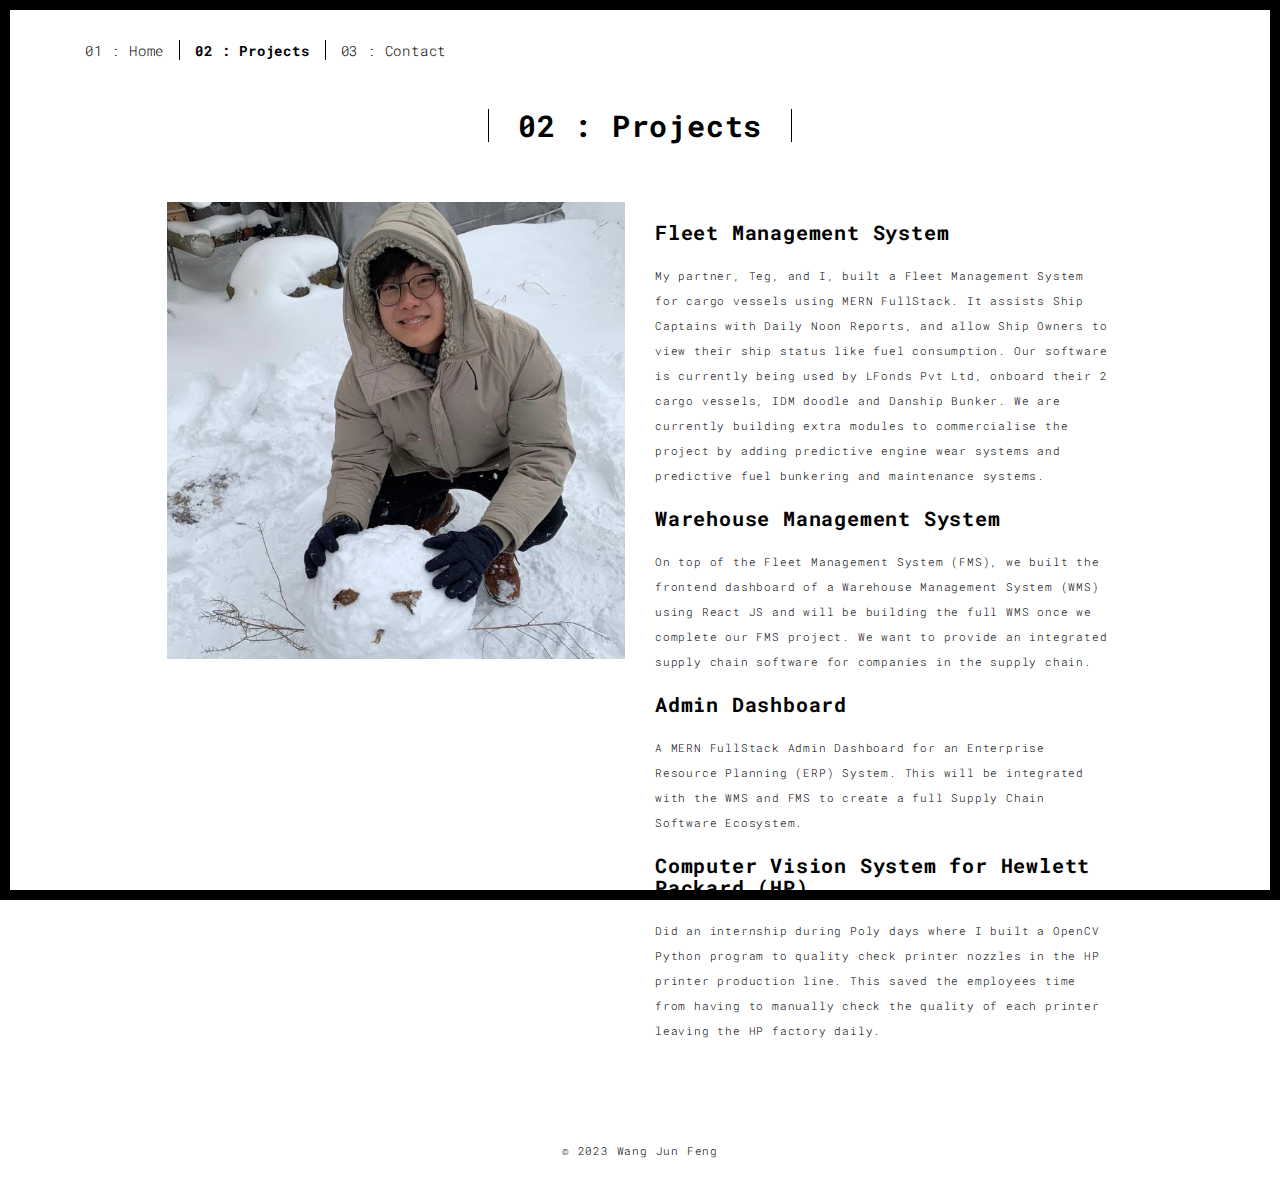
<file: about.html>
<!DOCTYPE html>
<html lang="en">

<head>
  <meta charset="UTF-8">
  <meta content="IE=edge" http-equiv="X-UA-Compatible">
  <meta content="width=device-width,initial-scale=1" name="viewport">
  <meta content="description" name="description">
  <meta name="google" content="notranslate" />
  <meta content="Mashup templates have been developped by Orson.io team" name="author">

  <!-- Disable tap highlight on IE -->
  <meta name="msapplication-tap-highlight" content="no">

  <link rel="apple-touch-icon" sizes="180x180" href="./assets/apple-icon-180x180.png">
  <link rel="icon" href="favicon.ico">

  <title>Jun Feng's Site</title>

<link href="./main.3f6952e4.css" rel="stylesheet"></head>

<body class="">
<div id="site-border-left"></div>
<div id="site-border-right"></div>
<div id="site-border-top"></div>
<div id="site-border-bottom"></div>
 <!-- Add your content of header -->
<header>
  <nav class="navbar  navbar-fixed-top navbar-default">
    <div class="container">
        <button type="button" class="navbar-toggle collapsed" data-toggle="collapse" data-target="#navbar-collapse" aria-expanded="false">
          <span class="sr-only">Toggle navigation</span>
          <span class="icon-bar"></span>
          <span class="icon-bar"></span>
          <span class="icon-bar"></span>
        </button>

      <div class="collapse navbar-collapse" id="navbar-collapse">
        <ul class="nav navbar-nav ">
          <li><a href="./index.html" title="">01 : Home</a></li>
          <!-- <li><a href="./works.html" title="">02 : Works</a></li> -->
          <li><a href="./about.html" title="">02 : Projects</a></li>
          <li><a href="./contact.html" title="">03 : Contact</a></li>
          <!-- <li><a href="./components.html" title="">04 : Components</a></li> -->
        </ul>


      </div>
    </div>
  </nav>
</header>

<div class="section-container">
    <div class="container">
      <div class="row">
        <div class="col-xs-12">
          <div class="section-container-spacer text-center">
            <h1 class="h2">02 : Projects</h1>
          </div>

          <div class="row">
            <div class="col-md-10 col-md-offset-1">
              <div class="row">
                <div class="col-xs-12 col-md-6">
                  <img src="./assets/images/profile1.JPG" class="img-responsive" alt="">
                </div>

                <div class="col-xs-12 col-md-6">
                  <h3>Fleet Management System</h3>
                  <p>My partner, Teg, and I, built a Fleet Management System for cargo vessels using MERN FullStack. It assists Ship Captains with Daily Noon Reports, and allow Ship Owners to view their ship status like fuel consumption. Our software is currently being used by LFonds Pvt Ltd, 
                    onboard their 2 cargo vessels, IDM doodle and Danship Bunker. We are currently building extra modules to commercialise the project by adding predictive engine wear systems
                    and predictive fuel bunkering and maintenance systems. 
                  </p>
                  <h3>Warehouse Management System</h3>
                  <p>On top of the Fleet Management System (FMS), we built the frontend dashboard of a Warehouse Management System (WMS) using React JS and will be building the full
                    WMS once we complete our FMS project. We want to provide an integrated supply chain software for companies in the supply chain. 
                  </p>
                  <h3>Admin Dashboard</h3>
                  <p>A MERN FullStack Admin Dashboard for an Enterprise Resource Planning (ERP) System. This will be integrated with the WMS and FMS to create a full Supply Chain Software Ecosystem.</h3>
                  <h3>Computer Vision System for Hewlett Packard (HP)</h3>
                  <p>Did an internship during Poly days where I built a OpenCV Python program to quality check printer nozzles in the HP printer production line. This saved the employees time
                    from having to manually check the quality of each printer leaving the HP factory daily. 
                  </p>
                </div>
              </div>
            </div>
          </div>


       </div>
      </div>
    </div>
  </div>


<footer class="footer-container text-center">
  <div class="container">
    <div class="row">
      <div class="col-xs-12">
        <p class="copyright">© 2023 Wang Jun Feng</p>
      </div>
    </div>
  </div>
</footer>

<script>
  document.addEventListener("DOMContentLoaded", function (event) {
     navActivePage();
  });
</script>

<!-- Google Analytics: change UA-XXXXX-X to be your site's ID

<script>
  (function (i, s, o, g, r, a, m) {
    i['GoogleAnalyticsObject'] = r; i[r] = i[r] || function () {
      (i[r].q = i[r].q || []).push(arguments)
    }, i[r].l = 1 * new Date(); a = s.createElement(o),
      m = s.getElementsByTagName(o)[0]; a.async = 1; a.src = g; m.parentNode.insertBefore(a, m)
  })(window, document, 'script', '//www.google-analytics.com/analytics.js', 'ga');
  ga('create', 'UA-XXXXX-X', 'auto');
  ga('send', 'pageview');
</script>

--> <script type="text/javascript" src="./main.70a66962.js"></script></body>

</html>
</file>
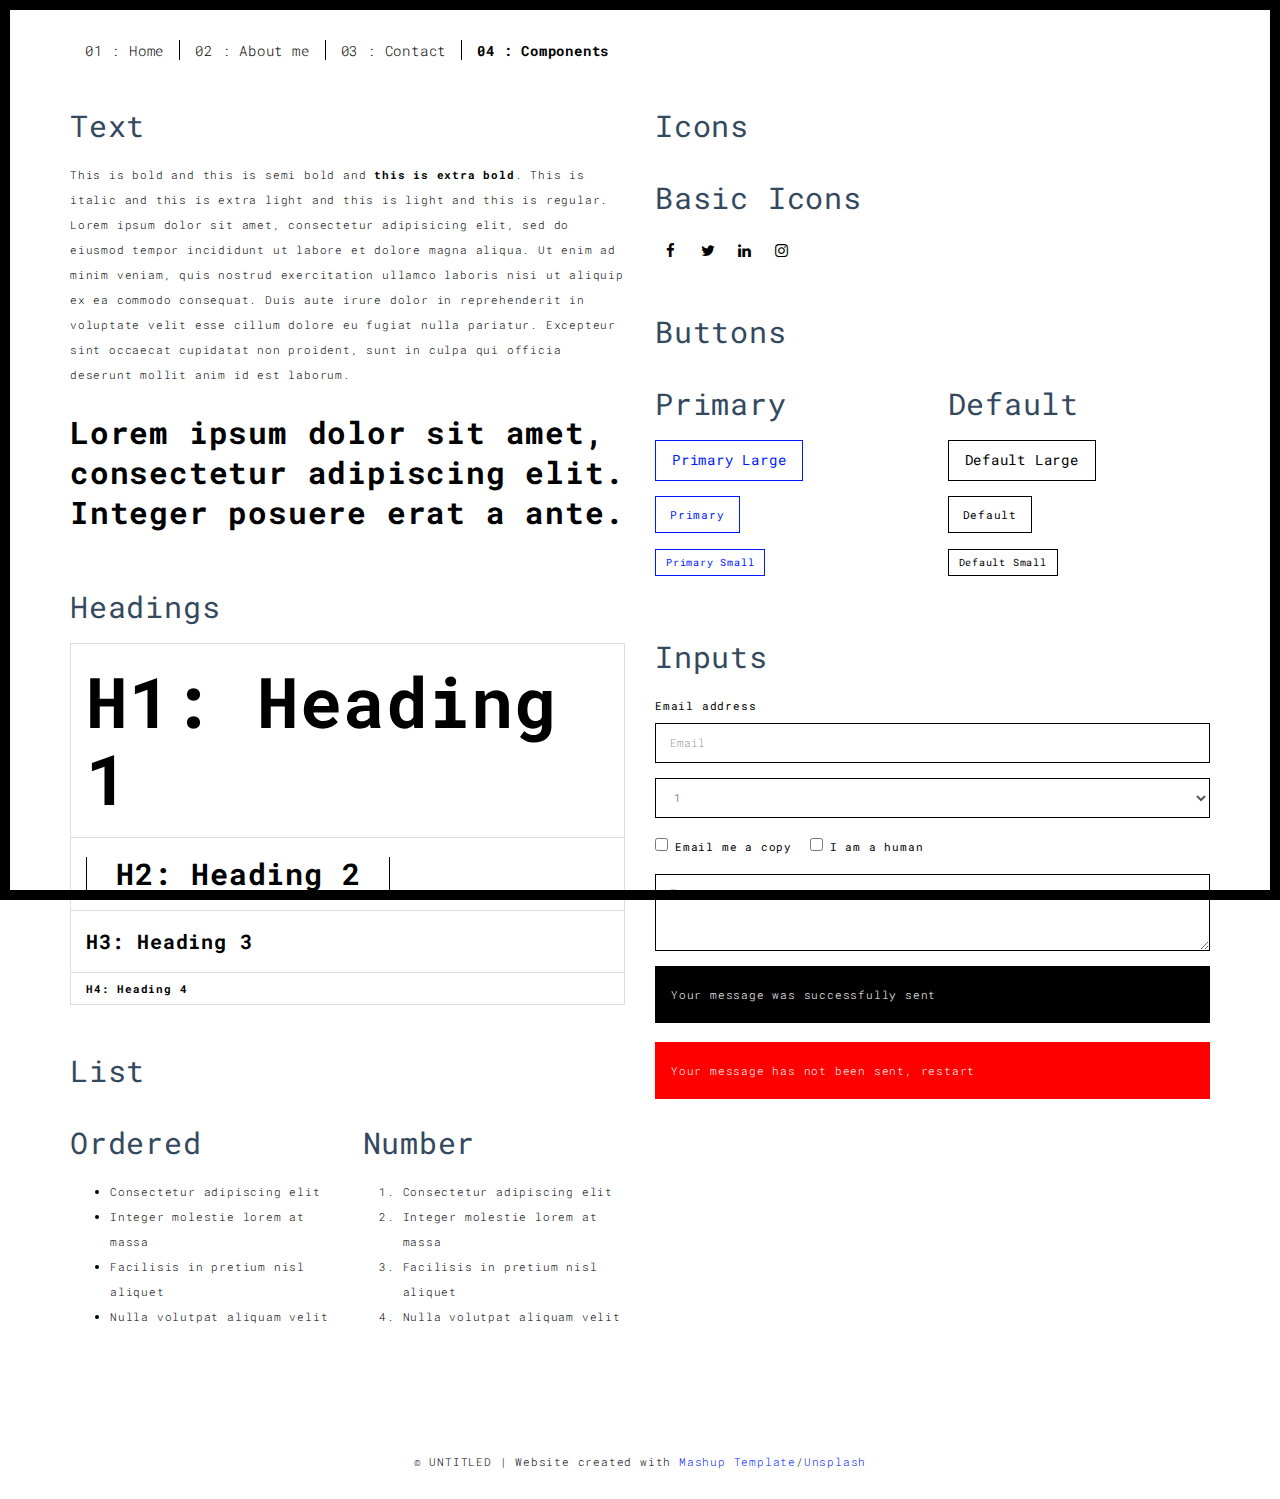
<file: components.html>
<!DOCTYPE html>
<html lang="en">

<head>
  <meta charset="UTF-8">
  <meta content="IE=edge" http-equiv="X-UA-Compatible">
  <meta content="width=device-width,initial-scale=1" name="viewport">
  <meta content="description" name="description">
  <meta name="google" content="notranslate" />
  <meta content="Mashup templates have been developped by Orson.io team" name="author">

  <!-- Disable tap highlight on IE -->
  <meta name="msapplication-tap-highlight" content="no">

  <link rel="apple-touch-icon" sizes="180x180" href="./assets/apple-icon-180x180.png">
  <link href="./assets/favicon.ico" rel="icon">

  <title>Title page</title>

<link href="./main.3f6952e4.css" rel="stylesheet"></head>

<body class="">
<div id="site-border-left"></div>
<div id="site-border-right"></div>
<div id="site-border-top"></div>
<div id="site-border-bottom"></div>
 <!-- Add your content of header -->
<header>
  <nav class="navbar  navbar-fixed-top navbar-default">
    <div class="container">
        <button type="button" class="navbar-toggle collapsed" data-toggle="collapse" data-target="#navbar-collapse" aria-expanded="false">
          <span class="sr-only">Toggle navigation</span>
          <span class="icon-bar"></span>
          <span class="icon-bar"></span>
          <span class="icon-bar"></span>
        </button>

      <div class="collapse navbar-collapse" id="navbar-collapse">
        <ul class="nav navbar-nav ">
          <li><a href="./index.html" title="">01 : Home</a></li>
          <!-- <li><a href="./works.html" title="">02 : Works</a></li> -->
          <li><a href="./about.html" title="">02 : About me</a></li>
          <li><a href="./contact.html" title="">03 : Contact</a></li>
          <li><a href="./components.html" title="">04 : Components</a></li>
        </ul>


      </div>
    </div>
  </nav>
</header>

<div class="section-container">

<!-- Add your site or app content here -->
  <div class="container">
    <div class="row">
      <div class="col-xs-12 col-md-6">

        <div class="template-example">
          <h2 class="template-title-example">Text</h2>
          <p>This is bold and this is semi bold and <b>this is extra bold</b>. This is italic and this is extra light and this is light
          and this is regular. Lorem ipsum dolor sit amet, consectetur adipisicing elit, sed do eiusmod
          tempor incididunt ut labore et dolore magna aliqua. Ut enim ad minim veniam,
          quis nostrud exercitation ullamco laboris nisi ut aliquip ex ea commodo
          consequat. Duis aute irure dolor in reprehenderit in voluptate velit esse
          cillum dolore eu fugiat nulla pariatur. Excepteur sint occaecat cupidatat non
          proident, sunt in culpa qui officia deserunt mollit anim id est laborum.

          <blockquote>
            <p>Lorem ipsum dolor sit amet, consectetur adipiscing elit. Integer posuere erat a ante.</p>
          </blockquote>

          </p>
        </div>

        <div class="template-example">
          <h2 class="template-title-example">Headings</h2>

          <table class="table table-bordered">
            <tr><td><h1>H1: Heading 1</h1></td></tr>
            <tr><td><h2>H2: Heading 2</h2></td></tr>
            <tr><td><h3>H3: Heading 3</h3></td></tr>
            <tr><td><h4>H4: Heading 4</h4></td></tr>
          </table>

        </div>


        <div class="template-example">
          <h2 class="template-title-example">List</h2>
          <div class="row">
            <div class="col-md-6">
              <h3 class="template-title-example">Ordered</h3>
              <ul>
                <li>Consectetur adipiscing elit</li>
                <li>Integer molestie lorem at massa</li>
                <li>Facilisis in pretium nisl aliquet</li>
                <li>Nulla volutpat aliquam velit</li>
              </ul>
            </div>
            <div class="col-md-6">
              <h3 class="template-title-example">Number</h3>
              <ol>
                <li>Consectetur adipiscing elit</li>
                <li>Integer molestie lorem at massa</li>
                <li>Facilisis in pretium nisl aliquet</li>
                <li>Nulla volutpat aliquam velit</li>
              </ol>
            </div>
          </div>
        </div>

      </div>

      <div class="col-xs-12 col-md-6">
        <div class="template-example">
          <h2 class="template-title-example">Icons</h2>

          <div class="row">

            <div class="col-md-6">
               <h3 class="template-title-example">Basic Icons</h2>
                <ul class="list-icons">
                  <li>
                    <span class="fa-icon">
                      <i class="fa fa-facebook"></i>
                    </span>
                  </li>
                  <li>
                    <span class="fa-icon">
                      <i class="fa fa-twitter"></i>
                    </span>
                  </li>
                  <li>
                    <span class="fa-icon">
                      <i class="fa fa-linkedin"></i>
                    </span>
                  </li>
                  <li>
                    <span class="fa-icon">
                      <i class="fa fa-instagram"></i>
                    </span>
                  </li>
                </ul>
            </div>

          </div>





        </div>

        <div class="template-example">
          <h2 class="template-title-example">Buttons</h2>
          <div class="row">
            <div class="col-md-6">
              <h3 class="template-title-example">Primary</h2>
              <div class="row">
                  <div class="col-md-6">
                  <p><a href="" class="btn btn-primary btn-lg">Primary Large</a></p>
                  <p><a href="" class="btn btn-primary">Primary </a></p>
                  <p><a href="" class="btn btn-primary btn-sm">Primary Small</a></p>
                </div>
              </div>


            </div>

            <div class="col-md-6">
              <h3 class="template-title-example">Default</h2>
              <div class="row">
                  <div class="col-md-6">
                  <p><a href="" class="btn btn-default btn-lg">Default Large</a></p>
                  <p><a href="" class="btn btn-default">Default </a></p>
                  <p><a href="" class="btn btn-default btn-sm">Default Small</a></p>
                </div>
              </div>

            </div>
          </div>
        </div>

        <div class="template-example">
          <h2 class="template-title-example">Inputs</h2>

            <div class="form-group">
              <label for="exampleInputEmail1">Email address</label>
              <input type="email" class="form-control" id="exampleInputEmail1" placeholder="Email">
            </div>

            <div class="form-group">
              <select class="form-control">
                <option>1</option>
                <option>2</option>
                <option>3</option>
                <option>4</option>
                <option>5</option>
              </select>
            </div>

            <div class="form-group">
              <label class="checkbox-inline">
                <input
                type="checkbox" id="inlineCheckbox1" value="option1"> Email me a copy
              </label>
              <label class="checkbox-inline">
                <input type="checkbox" id="inlineCheckbox2" value="option2"> I am a human
              </label>
            </div>

            <div class="form-group">
              <textarea class="form-control" rows="3" placeholder="Enter your message"></textarea>
            </div>

            <div class="alert alert-success" role="alert">Your message was successfully sent</div>
            <div class="alert alert-danger" role="alert">Your message has not been sent, restart</div>
        </div>




      </div>
    </div>
  </div>
</div>

<footer class="footer-container text-center">
  <div class="container">
    <div class="row">
      <div class="col-xs-12">
        <p>© UNTITLED | Website created with <a href="http://www.mashup-template.com/" title="Create website with free html template">Mashup Template</a>/<a href="https://www.unsplash.com/" title="Beautiful Free Images">Unsplash</a></p>
      </div>
    </div>
  </div>
</footer>

<script>
  document.addEventListener("DOMContentLoaded", function (event) {
     navActivePage();
  });
</script>

<!-- Google Analytics: change UA-XXXXX-X to be your site's ID

<script>
  (function (i, s, o, g, r, a, m) {
    i['GoogleAnalyticsObject'] = r; i[r] = i[r] || function () {
      (i[r].q = i[r].q || []).push(arguments)
    }, i[r].l = 1 * new Date(); a = s.createElement(o),
      m = s.getElementsByTagName(o)[0]; a.async = 1; a.src = g; m.parentNode.insertBefore(a, m)
  })(window, document, 'script', '//www.google-analytics.com/analytics.js', 'ga');
  ga('create', 'UA-XXXXX-X', 'auto');
  ga('send', 'pageview');
</script>

--> <script type="text/javascript" src="./main.70a66962.js"></script></body>

</html>
</file>
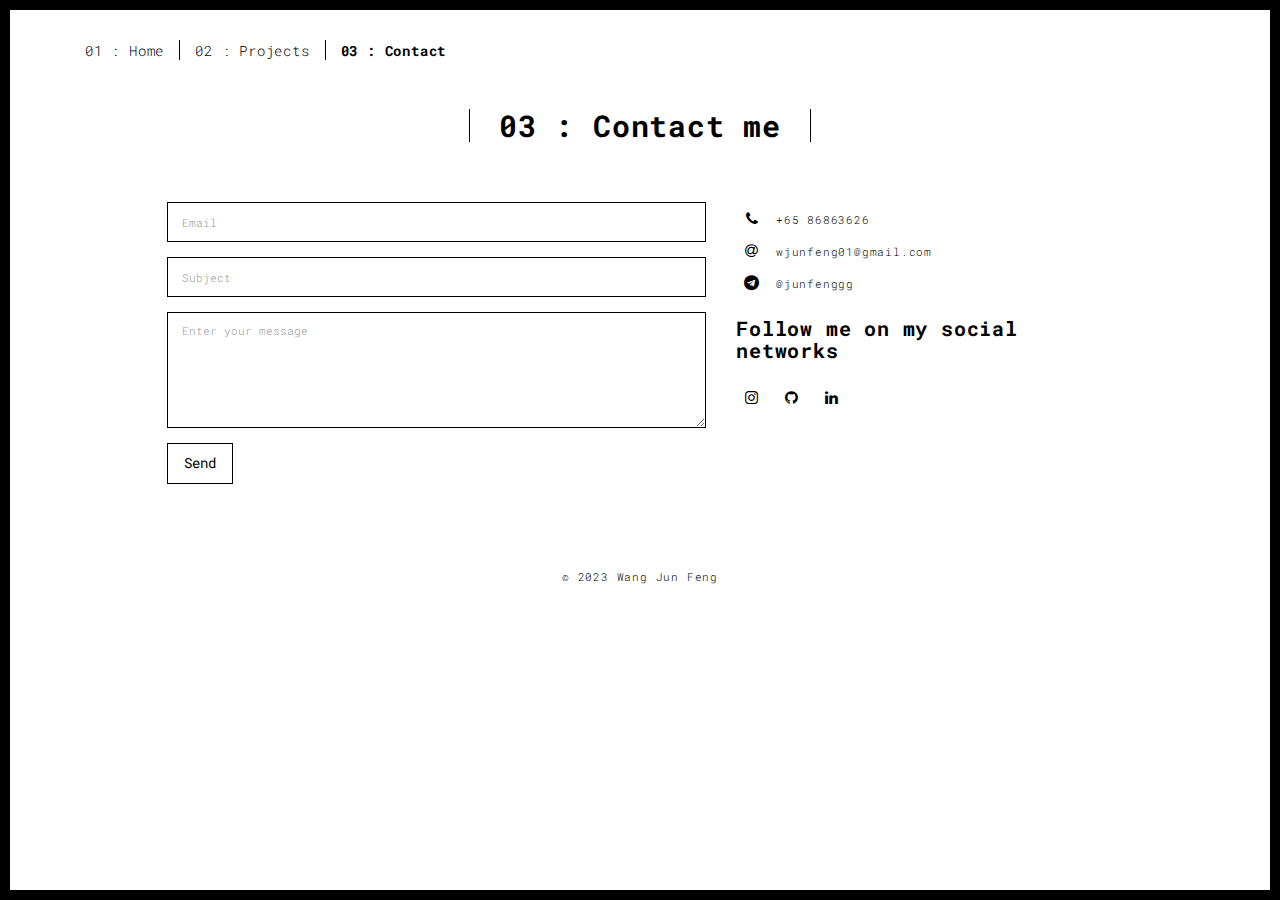
<file: contact.html>
<!DOCTYPE html>
<html lang="en">

<head>
  <meta charset="UTF-8">
  <meta content="IE=edge" http-equiv="X-UA-Compatible">
  <meta content="width=device-width,initial-scale=1" name="viewport">
  <meta content="description" name="description">
  <meta name="google" content="notranslate" />
  <meta content="Mashup templates have been developped by Orson.io team" name="author">

  <!-- Disable tap highlight on IE -->
  <meta name="msapplication-tap-highlight" content="no">

  <link rel="apple-touch-icon" sizes="180x180" href="./assets/apple-icon-180x180.png">
  <link rel="icon" href="favicon.ico">

  <title>Jun Feng's Site</title>

<link href="./main.3f6952e4.css" rel="stylesheet"></head>

<body class="">
<div id="site-border-left"></div>
<div id="site-border-right"></div>
<div id="site-border-top"></div>
<div id="site-border-bottom"></div>
 <!-- Add your content of header -->
<header>
  <nav class="navbar  navbar-fixed-top navbar-default">
    <div class="container">
        <button type="button" class="navbar-toggle collapsed" data-toggle="collapse" data-target="#navbar-collapse" aria-expanded="false">
          <span class="sr-only">Toggle navigation</span>
          <span class="icon-bar"></span>
          <span class="icon-bar"></span>
          <span class="icon-bar"></span>
        </button>

      <div class="collapse navbar-collapse" id="navbar-collapse">
        <ul class="nav navbar-nav ">
          <li><a href="./index.html" title="">01 : Home</a></li>
          <!-- <li><a href="./works.html" title="">02 : Works</a></li> -->
          <li><a href="./about.html" title="">02 : Projects</a></li>
          <li><a href="./contact.html" title="">03 : Contact</a></li>
          <!-- <li><a href="./components.html" title="">04 : Components</a></li> -->
        </ul>


      </div>
    </div>
  </nav>
</header>

<div class="section-container">
    <div class="container">
      <div class="row">
        <div class="col-xs-12">
          <div class="section-container-spacer text-center">
            <h1 class="h2">03 : Contact me</h1>
          </div>

          <div class="row">
            <div class="col-md-10 col-md-offset-1">
               <form action="mailto:wjunfeng01@gmail.com" class="reveal-content">
                  <div class="row">
                    <div class="col-md-7">
                      <div class="form-group">
                        <input type="email" class="form-control" id="email" placeholder="Email">
                      </div>
                      <div class="form-group">
                        <input type="text" class="form-control" id="subject" placeholder="Subject">
                      </div>
                      <div class="form-group">
                        <textarea class="form-control" rows="5" placeholder="Enter your message"></textarea>
                      </div>
                      <button type="submit" class="btn btn-default btn-lg">Send</button>
                    </div>
                    <div class="col-md-5 address-container">
                      <ul class="list-unstyled">
                        <li>
                          <span class="fa-icon">
                            <i class="fa fa-phone" aria-hidden="true"></i>
                          </span>
                          +65 86863626
                        </li>
                        <li>
                          <span class="fa-icon">
                            <i class="fa fa-at" aria-hidden="true"></i>
                          </span>
                          wjunfeng01@gmail.com
                        </li>
                        <li>
                          <span class="fa-icon">
                            <i class="fa fa fa-telegram" aria-hidden="true"></i>
                          </span>
                          @junfenggg
                        </li>
                      </ul>
                      <h3>Follow me on my social networks</h3>
                      <a href="https://www.instagram.com/invites/contact/?i=yk7pyolo1r8c&utm_content=5q2bgt" title="" class="fa-icon">
                        <i class="fa fa-instagram"></i>
                      </a>
                      <a href="https://github.com/wjunfeng01" title="" class="fa-icon">
                        <i class="fa fa-github"></i>
                      </a>
                      <a href="https://www.linkedin.com/in/wang-jun-feng-20235a168" title="" class="fa-icon">
                        <i class="fa fa-linkedin"></i>
                      </a>

                    </div>
                  </div>
                </form>
            </div>

          </div>

       </div>
      </div>
    </div>
  </div>


<footer class="footer-container text-center">
  <div class="container">
    <div class="row">
      <div class="col-xs-12">
        <p class="copyright">© 2023 Wang Jun Feng</p>
      </div>
    </div>
  </div>
</footer>

<script>
  document.addEventListener("DOMContentLoaded", function (event) {
     navActivePage();
  });
</script>

<!-- Google Analytics: change UA-XXXXX-X to be your site's ID

<script>
  (function (i, s, o, g, r, a, m) {
    i['GoogleAnalyticsObject'] = r; i[r] = i[r] || function () {
      (i[r].q = i[r].q || []).push(arguments)
    }, i[r].l = 1 * new Date(); a = s.createElement(o),
      m = s.getElementsByTagName(o)[0]; a.async = 1; a.src = g; m.parentNode.insertBefore(a, m)
  })(window, document, 'script', '//www.google-analytics.com/analytics.js', 'ga');
  ga('create', 'UA-XXXXX-X', 'auto');
  ga('send', 'pageview');
</script>

--> <script type="text/javascript" src="./main.70a66962.js"></script></body>

</html>
</file>
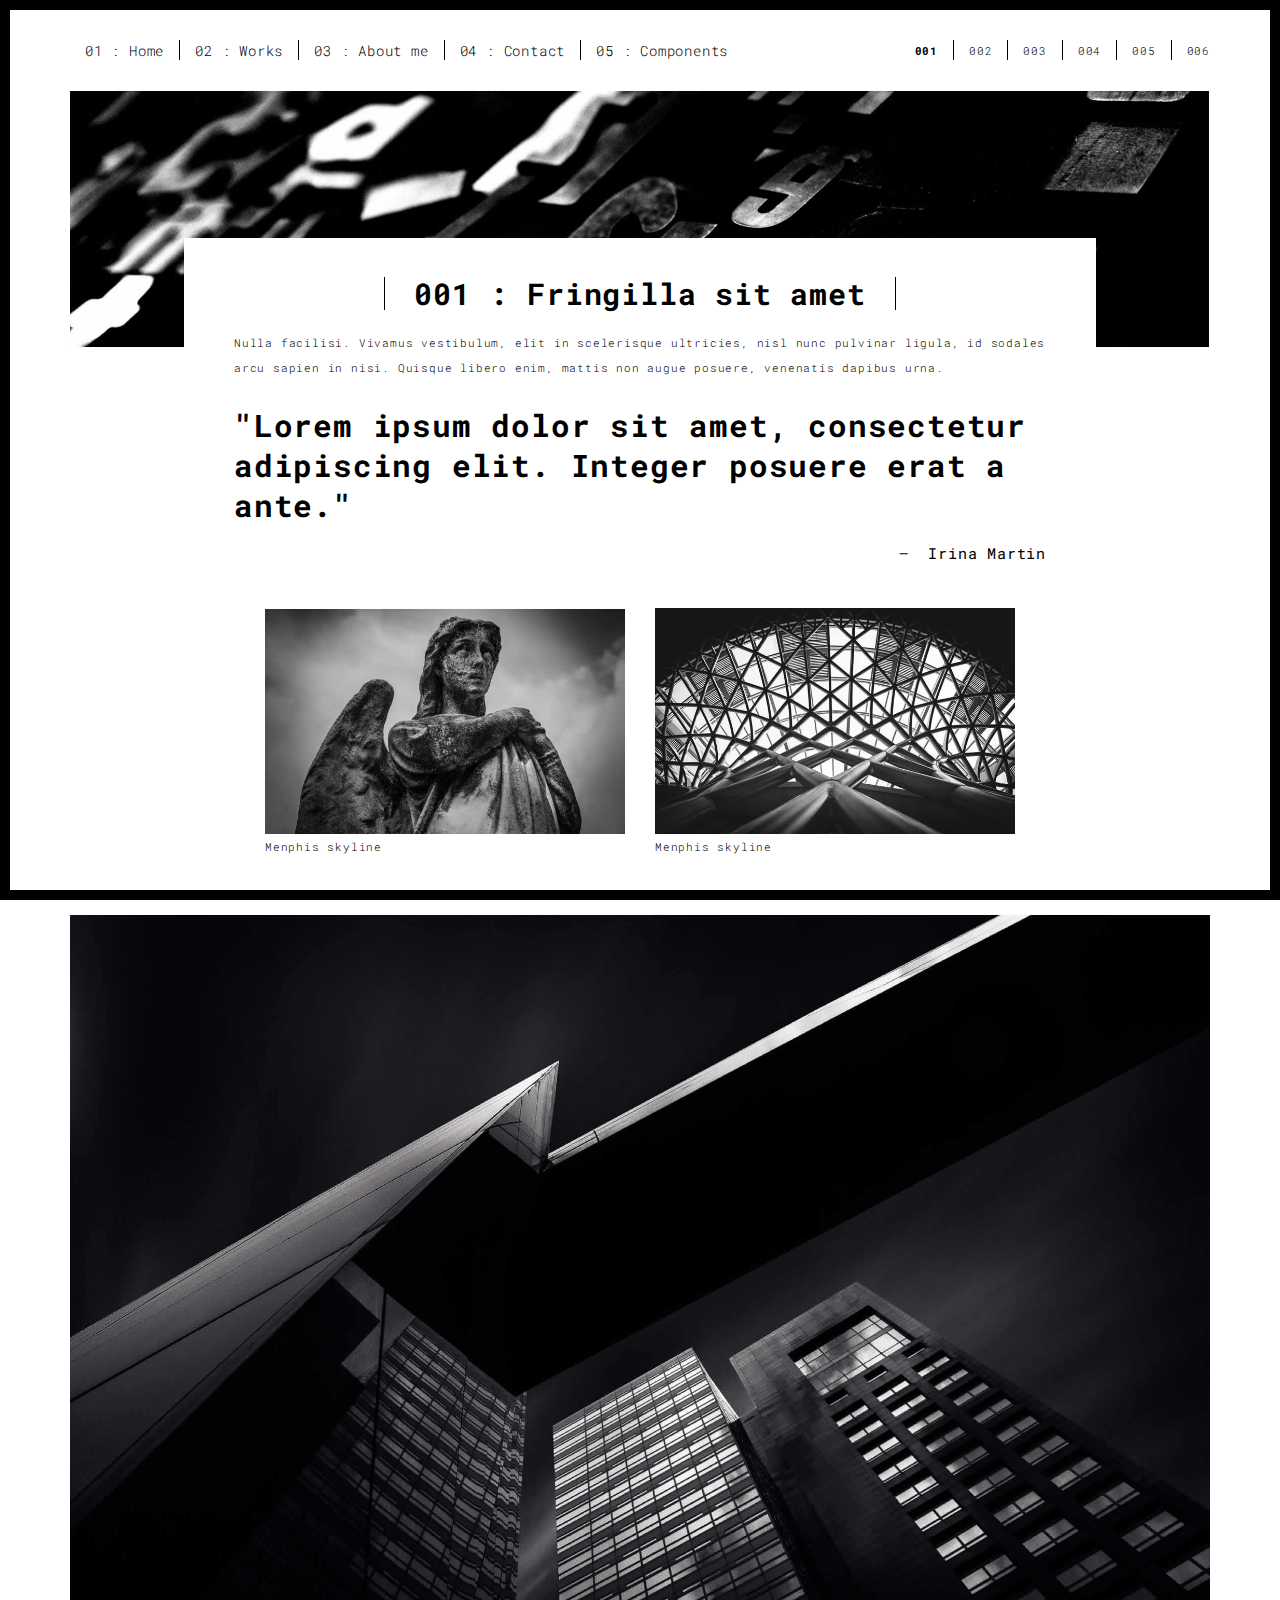
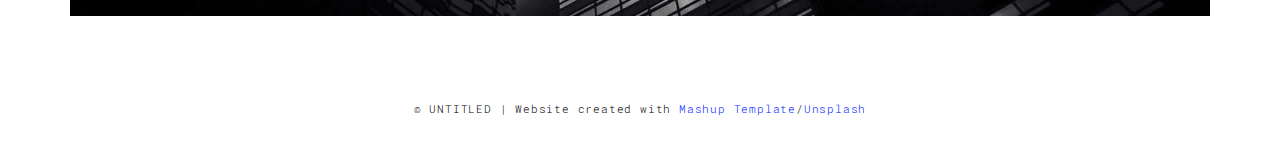
<file: work.html>
<!DOCTYPE html>
<html lang="en">

<head>
  <meta charset="UTF-8">
  <meta content="IE=edge" http-equiv="X-UA-Compatible">
  <meta content="width=device-width,initial-scale=1" name="viewport">
  <meta content="description" name="description">
  <meta name="google" content="notranslate" />
  <meta content="Mashup templates have been developped by Orson.io team" name="author">

  <!-- Disable tap highlight on IE -->
  <meta name="msapplication-tap-highlight" content="no">
  
  <link rel="apple-touch-icon" sizes="180x180" href="./assets/apple-icon-180x180.png">
  <link href="./assets/favicon.ico" rel="icon">

  <title>Title page</title>  

<link href="./main.3f6952e4.css" rel="stylesheet"></head>

<body class="">
<div id="site-border-left"></div>
<div id="site-border-right"></div>
<div id="site-border-top"></div>
<div id="site-border-bottom"></div>
<!-- Add your content of header -->
<header>
  <nav class="navbar  navbar-fixed-top navbar-default">
    <div class="container">
        <button type="button" class="navbar-toggle collapsed" data-toggle="collapse" data-target="#navbar-collapse" aria-expanded="false">
          <span class="sr-only">Toggle navigation</span>
          <span class="icon-bar"></span>
          <span class="icon-bar"></span>
          <span class="icon-bar"></span>
        </button>

      <div class="collapse navbar-collapse" id="navbar-collapse">
        <ul class="nav navbar-nav ">
          <li><a href="./index.html" title="">01 : Home</a></li>
          <li><a href="./works.html" title="">02 : Works</a></li>
          <li><a href="./about.html" title="">03 : About me</a></li>
          <li><a href="./contact.html" title="">04 : Contact</a></li>
          <li><a href="./components.html" title="">05 : Components</a></li>
        </ul>


          <ul class="nav navbar-nav navbar-right navbar-small visible-md visible-lg">
            <li><a href="./index.html" title="" class="active">001</a></li>
            <li><a href="./index.html" title="">002</a></li>
            <li><a href="./index.html" title="">003</a></li>
            <li><a href="./index.html" title="">004</a></li>
            <li><a href="./index.html" title="">005</a></li>
            <li><a href="./index.html" title="">006</a></li>
          </ul>


      </div> 
    </div>
  </nav>
</header>
<div class="section-container">
  <div class="container">
    <div class="row">
      <div class="col-xs-12">
        <img src="./assets/images/work001-01.jpg" class="img-responsive" alt="">
        <div class="card-container">
          <div class="text-center">
            <h1 class="h2">001 : Fringilla sit amet</h1>
          </div>
          <p>Nulla facilisi. Vivamus vestibulum, elit in scelerisque ultricies, nisl nunc pulvinar ligula, id sodales arcu sapien in nisi. Quisque libero enim, mattis non augue posuere, venenatis dapibus urna.</p>

          <blockquote>
            <p>"Lorem ipsum dolor sit amet, consectetur adipiscing elit. Integer posuere erat a ante."</p>
            <small class="pull-right">Irina Martin</small>
          </blockquote>
        </div>
      </div>

      
      
      <div class="col-md-8 col-md-offset-2 section-container-spacer">
        <div class="row">
          <div class="col-xs-12 col-md-6">
            <img src="./assets/images/work001-02.jpg" class="img-responsive" alt="">
            <p>Menphis skyline</p>
          </div>
          <div class="col-xs-12 col-md-6">
            <img src="./assets/images/work001-03.jpg" class="img-responsive" alt="">
            <p>Menphis skyline</p>
          </div>
        </div>
      </div>

      <div class="col-xs-12">
        <img src="./assets/images/work001-04.jpg" class="img-responsive" alt="">
      </div>

    </div>
  </div>
</div>


<footer class="footer-container text-center">
  <div class="container">
    <div class="row">
      <div class="col-xs-12">
        <p>© UNTITLED | Website created with <a href="http://www.mashup-template.com/" title="Create website with free html template">Mashup Template</a>/<a href="https://www.unsplash.com/" title="Beautiful Free Images">Unsplash</a></p>
      </div>
    </div>
  </div>
</footer>

<script>
  document.addEventListener("DOMContentLoaded", function (event) {
     navActivePage();
  });
</script>

<!-- Google Analytics: change UA-XXXXX-X to be your site's ID 

<script>
  (function (i, s, o, g, r, a, m) {
    i['GoogleAnalyticsObject'] = r; i[r] = i[r] || function () {
      (i[r].q = i[r].q || []).push(arguments)
    }, i[r].l = 1 * new Date(); a = s.createElement(o),
      m = s.getElementsByTagName(o)[0]; a.async = 1; a.src = g; m.parentNode.insertBefore(a, m)
  })(window, document, 'script', '//www.google-analytics.com/analytics.js', 'ga');
  ga('create', 'UA-XXXXX-X', 'auto');
  ga('send', 'pageview');
</script>

--> <script type="text/javascript" src="./main.70a66962.js"></script></body>

</html>
</file>
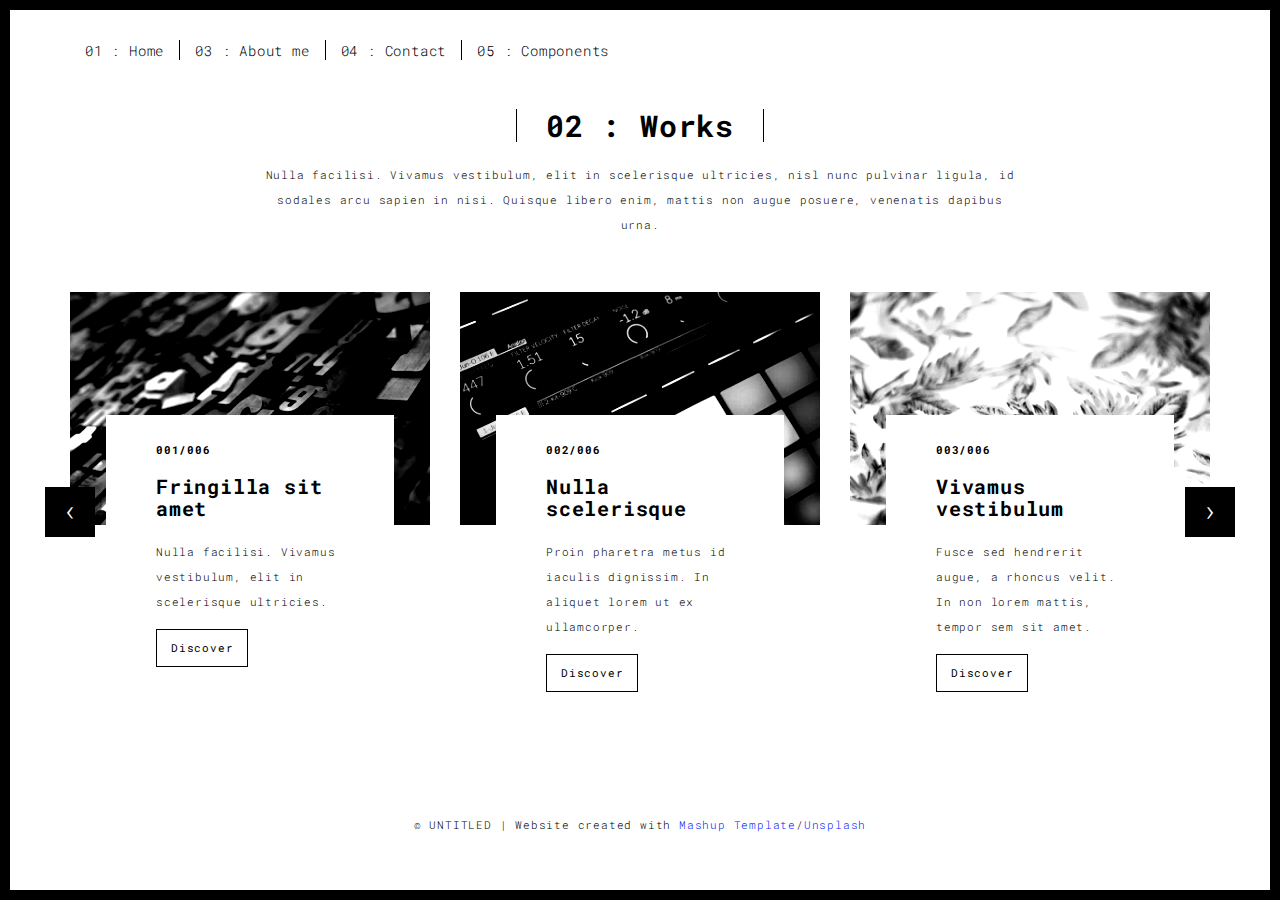
<file: works.html>
<!DOCTYPE html>
<html lang="en">

<head>
  <meta charset="UTF-8">
  <meta content="IE=edge" http-equiv="X-UA-Compatible">
  <meta content="width=device-width,initial-scale=1" name="viewport">
  <meta content="description" name="description">
  <meta name="google" content="notranslate" />
  <meta content="Mashup templates have been developped by Orson.io team" name="author">

  <!-- Disable tap highlight on IE -->
  <meta name="msapplication-tap-highlight" content="no">

  <link rel="apple-touch-icon" sizes="180x180" href="./assets/apple-icon-180x180.png">
  <link href="./assets/favicon.ico" rel="icon">

  <title>Title page</title>

<link href="./main.3f6952e4.css" rel="stylesheet"></head>

<body class="">
<div id="site-border-left"></div>
<div id="site-border-right"></div>
<div id="site-border-top"></div>
<div id="site-border-bottom"></div>
 <!-- Add your content of header -->
<header>
  <nav class="navbar  navbar-fixed-top navbar-default">
    <div class="container">
        <button type="button" class="navbar-toggle collapsed" data-toggle="collapse" data-target="#navbar-collapse" aria-expanded="false">
          <span class="sr-only">Toggle navigation</span>
          <span class="icon-bar"></span>
          <span class="icon-bar"></span>
          <span class="icon-bar"></span>
        </button>

      <div class="collapse navbar-collapse" id="navbar-collapse">
        <ul class="nav navbar-nav ">
          <li><a href="./index.html" title="">01 : Home</a></li>
          <!-- <li><a href="./works.html" title="">02 : Works</a></li> -->
          <li><a href="./about.html" title="">03 : About me</a></li>
          <li><a href="./contact.html" title="">04 : Contact</a></li>
          <li><a href="./components.html" title="">05 : Components</a></li>
        </ul>


      </div>
    </div>
  </nav>
</header>

<div class="section-container">
  <div class="container">
    <div class="row">

      <div class="col-sm-8 col-sm-offset-2 section-container-spacer">
        <div class="text-center">
          <h1 class="h2">02 : Works</h1>
          <p>Nulla facilisi. Vivamus vestibulum, elit in scelerisque ultricies, nisl nunc pulvinar ligula, id sodales arcu sapien in nisi. Quisque libero enim, mattis non augue posuere, venenatis dapibus urna.</p>
        </div>
      </div>

      <div class="col-md-12">

      <div id="myCarousel" class="carousel slide projects-carousel">
        <!-- Carousel items -->
        <div class="carousel-inner">
            <div class="item active">
                <div class="row">
                    <div class="col-sm-4">

                      <a href="./work.html" title="" class="black-image-project-hover">
                        <img src="./assets/images/work01-hover.jpg" alt="" class="img-responsive">
                      </a>
                      <div class="card-container card-container-lg">
                        <h4>001/006</h4>
                        <h3>Fringilla sit amet</h3>
                        <p>Nulla facilisi. Vivamus vestibulum, elit in scelerisque ultricies.</p>
                        <a href="./work.html" title="" class="btn btn-default">Discover</a>
                      </div>
                    </div>
                    <div class="col-sm-4">
                      <a href="./work.html" title="" class="black-image-project-hover">
                        <img src="./assets/images/work02-hover.jpg" alt="" class="img-responsive">
                      </a>
                      <div class="card-container card-container-lg">
                        <h4>002/006</h4>
                        <h3>Nulla scelerisque</h3>
                        <p>Proin pharetra metus id iaculis dignissim. In aliquet lorem ut ex ullamcorper.</p>
                        <a href="./work.html" title="" class="btn btn-default">Discover</a>
                      </div>
                    </div>
                    <div class="col-sm-4">
                      <a href="./work.html" title="" class="black-image-project-hover">
                        <img src="./assets/images/work03-hover.jpg" alt="" class="img-responsive">
                      </a>
                      <div class="card-container card-container-lg">
                        <h4>003/006</h4>
                        <h3>Vivamus vestibulum</h3>
                        <p>Fusce sed hendrerit augue, a rhoncus velit. In non lorem mattis, tempor sem sit amet.</p>
                        <a href="./work.html" title="" class="btn btn-default">Discover</a>
                      </div>
                    </div>

                </div>
                <!--/row-->
            </div>
            <!--/item-->
            <div class="item">
                <div class="row">
                  <div class="col-sm-4">
                    <a href="./work.html" class="black-image-project-hover">
                      <img src="./assets/images/work02-hover.jpg" alt="Image" class="img-responsive">
                    </a>
                    <div class="card-container">
                      <h4>004/006</h4>
                      <h3>Nulla scelerisque</h3>
                      <p>Proin pharetra metus id iaculis dignissim. In aliquet lorem ut ex ullamcorper.</p>
                      <a href="./work.html" class="btn btn-default">Discover</a>
                    </div>
                  </div>
                   <div class="col-sm-4">
                      <a href="./work.html" class="black-image-project-hover">
                        <img src="./assets/images/work01-hover.jpg" alt="Image" class="img-responsive">
                      </a>
                      <div class="card-container">
                        <h4>005/006</h4>
                        <h3>Fringilla sit amet</h3>
                        <p>Nulla facilisi. Vivamus vestibulum, elit in scelerisque ultricies.</p>
                        <a href="./work.html" class="btn btn-default">Discover</a>
                      </div>
                    </div>

                    <div class="col-sm-4">
                      <a href="./work.html" class="black-image-project-hover">
                        <img src="./assets/images/work03-hover.jpg" alt="Image" class="img-responsive">
                      </a>
                      <div class="card-container">
                        <h4>006/006</h4>
                        <h3>Vivamus vestibulum</h3>
                        <p>Fusce sed hendrerit augue, a rhoncus velit. In non lorem mattis, tempor sem sit amet.</p>
                        <a href="./work.html" class="btn btn-default">Discover</a>
                      </div>
                    </div>

                </div>
                <!--/row-->
            </div>

            <!--/item-->
        </div>
        <!--/carousel-inner-->
        <a class="left carousel-control" href="#myCarousel" data-slide="prev">‹</a>

        <a class="right carousel-control" href="#myCarousel" data-slide="next">›</a>
     </div>



    <!--/myCarousel-->
    </div>



    </div>
  </div>
</div>


<footer class="footer-container text-center">
  <div class="container">
    <div class="row">
      <div class="col-xs-12">
        <p>© UNTITLED | Website created with <a href="http://www.mashup-template.com/" title="Create website with free html template">Mashup Template</a>/<a href="https://www.unsplash.com/" title="Beautiful Free Images">Unsplash</a></p>
      </div>
    </div>
  </div>
</footer>

<script>
  document.addEventListener("DOMContentLoaded", function (event) {
     navActivePage();
  });
</script>

<!-- Google Analytics: change UA-XXXXX-X to be your site's ID

<script>
  (function (i, s, o, g, r, a, m) {
    i['GoogleAnalyticsObject'] = r; i[r] = i[r] || function () {
      (i[r].q = i[r].q || []).push(arguments)
    }, i[r].l = 1 * new Date(); a = s.createElement(o),
      m = s.getElementsByTagName(o)[0]; a.async = 1; a.src = g; m.parentNode.insertBefore(a, m)
  })(window, document, 'script', '//www.google-analytics.com/analytics.js', 'ga');
  ga('create', 'UA-XXXXX-X', 'auto');
  ga('send', 'pageview');
</script>

--> <script type="text/javascript" src="./main.70a66962.js"></script></body>

</html>
</file>
<file: main.3f6952e4.css>
@import url(https://fonts.googleapis.com/css?family=Roboto:900|Roboto+Mono:300,400,700);
@import url(https://maxcdn.bootstrapcdn.com/font-awesome/4.7.0/css/font-awesome.min.css);

/*!
 * Bootstrap v3.3.7 (http://getbootstrap.com)
 * Copyright 2011-2016 Twitter, Inc.
 * Licensed under MIT (https://github.com/twbs/bootstrap/blob/master/LICENSE)
 */
/*! normalize.css v3.0.3 | MIT License | github.com/necolas/normalize.css */
html {
  font-family: sans-serif;
  -ms-text-size-adjust: 100%;
  -webkit-text-size-adjust: 100%
}

body {
  margin: 0
}

article, aside, details, figcaption, figure, footer, header, hgroup, main, menu, nav, section, summary {
  display: block
}

audio, canvas, progress, video {
  display: inline-block;
  vertical-align: baseline
}

audio:not([controls]) {
  display: none;
  height: 0
}

[hidden], template {
  display: none
}

a {
  background-color: transparent
}

a:active, a:hover {
  outline: 0
}

abbr[title] {
  border-bottom: 1px dotted
}

b, strong {
  font-weight: 700
}

dfn {
  font-style: italic
}

h1 {
  font-size: 2em;
  margin: .67em 0
}

mark {
  background: #ff0;
  color: #000
}

small {
  font-size: 80%
}

sub, sup {
  font-size: 75%;
  line-height: 0;
  position: relative;
  vertical-align: baseline
}

sup {
  top: -.5em
}

sub {
  bottom: -.25em
}

img {
  border: 0
}

svg:not(:root) {
  overflow: hidden
}

figure {
  margin: 1em 40px
}

hr {
  box-sizing: content-box;
  height: 0
}

pre {
  overflow: auto
}

code, kbd, pre, samp {
  font-family: monospace, monospace;
  font-size: 1em
}

button, input, optgroup, select, textarea {
  color: inherit;
  font: inherit;
  margin: 0
}

button {
  overflow: visible
}

button, select {
  text-transform: none
}

button, html input[type=button], input[type=reset], input[type=submit] {
  -webkit-appearance: button;
  cursor: pointer
}

button[disabled], html input[disabled] {
  cursor: default
}

button::-moz-focus-inner, input::-moz-focus-inner {
  border: 0;
  padding: 0
}

input {
  line-height: normal
}

input[type=checkbox], input[type=radio] {
  box-sizing: border-box;
  padding: 0
}

input[type=number]::-webkit-inner-spin-button, input[type=number]::-webkit-outer-spin-button {
  height: auto
}

input[type=search] {
  -webkit-appearance: textfield;
  box-sizing: content-box
}

input[type=search]::-webkit-search-cancel-button, input[type=search]::-webkit-search-decoration {
  -webkit-appearance: none
}

fieldset {
  border: 1px solid silver;
  margin: 0 2px;
  padding: .35em .625em .75em
}

textarea {
  overflow: auto
}

optgroup {
  font-weight: 700
}

table {
  border-collapse: collapse;
  border-spacing: 0
}

td, th {
  padding: 0
}

/*! Source: https://github.com/h5bp/html5-boilerplate/blob/master/src/css/main.css */
@media print {
  *, :after, :before {
    background: transparent !important;
    color: #000 !important;
    box-shadow: none !important;
    text-shadow: none !important
  }

  a, a:visited {
    text-decoration: underline
  }

  a[href]:after {
    content: " (" attr(href) ")"
  }

  abbr[title]:after {
    content: " (" attr(title) ")"
  }

  a[href^="#"]:after, a[href^="javascript:"]:after {
    content: ""
  }

  blockquote, pre {
    border: 1px solid #999;
    page-break-inside: avoid
  }

  thead {
    display: table-header-group
  }

  img, tr {
    page-break-inside: avoid
  }

  img {
    max-width: 100% !important
  }

  h2, h3, p {
    orphans: 3;
    widows: 3
  }

  h2, h3 {
    page-break-after: avoid
  }

  .navbar {
    display: none
  }

  .btn>.caret, .dropup>.btn>.caret {
    border-top-color: #000 !important
  }

  .label {
    border: 1px solid #000
  }

  .table {
    border-collapse: collapse !important
  }

  .table td, .table th {
    background-color: #fff !important
  }

  .table-bordered td, .table-bordered th {
    border: 1px solid #ddd !important
  }
}

*, :after, :before {
  -webkit-box-sizing: border-box;
  -moz-box-sizing: border-box;
  box-sizing: border-box
}

html {
  font-size: 10px;
  -webkit-tap-highlight-color: transparent
}

body {
  font-family: Roboto Mono, Helvetica, Arial, sans-serif;
  font-size: 11px;
  line-height: 1.78;
  color: #000;
  background-color: #fff
}

button, input, select, textarea {
  font-family: inherit;
  font-size: inherit;
  line-height: inherit
}

a {
  color: #001aff;
  text-decoration: none
}

a:focus, a:hover {
  color: #0012b3;
  text-decoration: underline
}

a:focus {
  outline: 5px auto -webkit-focus-ring-color;
  outline-offset: -2px
}

figure {
  margin: 0
}

img {
  vertical-align: middle
}

.img-responsive {
  display: block;
  max-width: 100%;
  height: auto
}

.img-rounded {
  border-radius: 0
}

.img-thumbnail {
  padding: 4px;
  line-height: 1.78;
  background-color: #fff;
  border: 1px solid #ddd;
  border-radius: 0;
  -webkit-transition: all .2s ease-in-out;
  -o-transition: all .2s ease-in-out;
  transition: all .2s ease-in-out;
  display: inline-block;
  max-width: 100%;
  height: auto
}

.img-circle {
  border-radius: 50%
}

hr {
  margin-top: 19px;
  margin-bottom: 19px;
  border: 0;
  border-top: 1px solid #eee
}

.sr-only {
  position: absolute;
  width: 1px;
  height: 1px;
  margin: -1px;
  padding: 0;
  overflow: hidden;
  clip: rect(0, 0, 0, 0);
  border: 0
}

.sr-only-focusable:active, .sr-only-focusable:focus {
  position: static;
  width: auto;
  height: auto;
  margin: 0;
  overflow: visible;
  clip: auto
}

[role=button] {
  cursor: pointer
}

.h1, .h2, .h3, .h4, .h5, .h6, h1, h2, h3, h4, h5, h6 {
  font-family: Roboto Mono, Helvetica, Arial, sans-serif;
  font-weight: 700;
  line-height: 1.1;
  color: #000
}

.h1 .small, .h1 small, .h2 .small, .h2 small, .h3 .small, .h3 small, .h4 .small, .h4 small, .h5 .small, .h5 small, .h6 .small, .h6 small, h1 .small, h1 small, h2 .small, h2 small, h3 .small, h3 small, h4 .small, h4 small, h5 .small, h5 small, h6 .small, h6 small {
  font-weight: 400;
  line-height: 1;
  color: #777
}

.h1, .h2, .h3, h1, h2, h3 {
  margin-top: 19px;
  margin-bottom: 9.5px
}

.h1 .small, .h1 small, .h2 .small, .h2 small, .h3 .small, .h3 small, h1 .small, h1 small, h2 .small, h2 small, h3 .small, h3 small {
  font-size: 65%
}

.h4, .h5, .h6, h4, h5, h6 {
  margin-top: 9.5px;
  margin-bottom: 9.5px
}

.h4 .small, .h4 small, .h5 .small, .h5 small, .h6 .small, .h6 small, h4 .small, h4 small, h5 .small, h5 small, h6 .small, h6 small {
  font-size: 75%
}

.h1, h1 {
  font-size: 70px
}

.h2, h2 {
  font-size: 30px
}

.h3, h3 {
  font-size: 20px
}

.h4, .h5, h4, h5 {
  font-size: 11px
}

.h6, h6 {
  font-size: 10px
}

p {
  margin: 0 0 9.5px
}

.lead {
  margin-bottom: 19px;
  font-size: 12px;
  font-weight: 300;
  line-height: 1.4
}

@media (min-width:768px) {
  .lead {
    font-size: 16.5px
  }
}

.small, small {
  font-size: 90%
}

.mark, mark {
  background-color: #fcf8e3;
  padding: .2em
}

.text-left {
  text-align: left
}

.text-right {
  text-align: right
}

.text-center {
  text-align: center
}

.text-justify {
  text-align: justify
}

.text-nowrap {
  white-space: nowrap
}

.text-lowercase {
  text-transform: lowercase
}

.initialism, .text-uppercase {
  text-transform: uppercase
}

.text-capitalize {
  text-transform: capitalize
}

.text-muted {
  color: #777
}

.text-primary {
  color: #001aff
}

a.text-primary:focus, a.text-primary:hover {
  color: #0015cc
}

.text-success {
  color: #fff
}

a.text-success:focus, a.text-success:hover {
  color: #e6e6e6
}

.text-info {
  color: #31708f
}

a.text-info:focus, a.text-info:hover {
  color: #245269
}

.text-warning {
  color: #8a6d3b
}

a.text-warning:focus, a.text-warning:hover {
  color: #66512c
}

.text-danger {
  color: #fff
}

a.text-danger:focus, a.text-danger:hover {
  color: #e6e6e6
}

.bg-primary {
  color: #fff;
  background-color: #001aff
}

a.bg-primary:focus, a.bg-primary:hover {
  background-color: #0015cc
}

.bg-success, a.bg-success:focus, a.bg-success:hover {
  background-color: #000
}

.bg-info {
  background-color: #d9edf7
}

a.bg-info:focus, a.bg-info:hover {
  background-color: #afd9ee
}

.bg-warning {
  background-color: #fcf8e3
}

a.bg-warning:focus, a.bg-warning:hover {
  background-color: #f7ecb5
}

.bg-danger {
  background-color: red
}

a.bg-danger:focus, a.bg-danger:hover {
  background-color: #c00
}

.page-header {
  padding-bottom: 8.5px;
  margin: 38px 0 19px;
  border-bottom: 1px solid #eee
}

ol, ul {
  margin-top: 0;
  margin-bottom: 9.5px
}

ol ol, ol ul, ul ol, ul ul {
  margin-bottom: 0
}

.list-inline, .list-unstyled {
  padding-left: 0;
  list-style: none
}

.list-inline {
  margin-left: -5px
}

.list-inline>li {
  display: inline-block;
  padding-left: 5px;
  padding-right: 5px
}

dl {
  margin-top: 0;
  margin-bottom: 19px
}

dd, dt {
  line-height: 1.78
}

dt {
  font-weight: 700
}

dd {
  margin-left: 0
}

.dl-horizontal dd:after, .dl-horizontal dd:before {
  content: " ";
  display: table
}

.dl-horizontal dd:after {
  clear: both
}

@media (min-width:768px) {
  .dl-horizontal dt {
    float: left;
    width: 160px;
    clear: left;
    text-align: right;
    overflow: hidden;
    text-overflow: ellipsis;
    white-space: nowrap
  }

  .dl-horizontal dd {
    margin-left: 180px
  }
}

abbr[data-original-title], abbr[title] {
  cursor: help;
  border-bottom: 1px dotted #777
}

.initialism {
  font-size: 90%
}

blockquote {
  padding: 9.5px 19px;
  margin: 0 0 19px;
  font-size: 13.75px;
  border-left: 5px solid #eee
}

blockquote ol:last-child, blockquote p:last-child, blockquote ul:last-child {
  margin-bottom: 0
}

blockquote .small, blockquote footer, blockquote small {
  display: block;
  font-size: 80%;
  line-height: 1.78;
  color: #777
}

blockquote .small:before, blockquote footer:before, blockquote small:before {
  content: "\2014   \A0"
}

.blockquote-reverse, blockquote.pull-right {
  padding-right: 15px;
  padding-left: 0;
  border-right: 5px solid #eee;
  border-left: 0;
  text-align: right
}

.blockquote-reverse .small:before, .blockquote-reverse footer:before, .blockquote-reverse small:before, blockquote.pull-right .small:before, blockquote.pull-right footer:before, blockquote.pull-right small:before {
  content: ""
}

.blockquote-reverse .small:after, .blockquote-reverse footer:after, .blockquote-reverse small:after, blockquote.pull-right .small:after, blockquote.pull-right footer:after, blockquote.pull-right small:after {
  content: "\A0   \2014"
}

address {
  margin-bottom: 19px;
  font-style: normal;
  line-height: 1.78
}

code, kbd, pre, samp {
  font-family: Menlo, Monaco, Consolas, Courier New, monospace
}

code {
  color: #c7254e;
  background-color: #f9f2f4
}

code, kbd {
  padding: 2px 4px;
  font-size: 90%;
  border-radius: 0
}

kbd {
  color: #fff;
  background-color: #333;
  box-shadow: inset 0 -1px 0 rgba(0, 0, 0, .25)
}

kbd kbd {
  padding: 0;
  font-size: 100%;
  font-weight: 700;
  box-shadow: none
}

pre {
  display: block;
  padding: 9px;
  margin: 0 0 9.5px;
  font-size: 10px;
  line-height: 1.78;
  word-break: break-all;
  word-wrap: break-word;
  color: #333;
  background-color: #f5f5f5;
  border: 1px solid #ccc;
  border-radius: 0
}

pre code {
  padding: 0;
  font-size: inherit;
  color: inherit;
  white-space: pre-wrap;
  background-color: transparent;
  border-radius: 0
}

.pre-scrollable {
  max-height: 340px;
  overflow-y: scroll
}

.container {
  margin-right: auto;
  margin-left: auto;
  padding-left: 15px;
  padding-right: 15px
}

.container:after, .container:before {
  content: " ";
  display: table
}

.container:after {
  clear: both
}

@media (min-width:768px) {
  .container {
    width: 750px
  }
}

@media (min-width:992px) {
  .container {
    width: 970px
  }
}

@media (min-width:1200px) {
  .container {
    width: 1170px
  }
}

.container-fluid {
  margin-right: auto;
  margin-left: auto;
  padding-left: 15px;
  padding-right: 15px
}

.container-fluid:after, .container-fluid:before {
  content: " ";
  display: table
}

.container-fluid:after {
  clear: both
}

.row {
  margin-left: -15px;
  margin-right: -15px
}

.row:after, .row:before {
  content: " ";
  display: table
}

.row:after {
  clear: both
}

.col-lg-1, .col-lg-2, .col-lg-3, .col-lg-4, .col-lg-5, .col-lg-6, .col-lg-7, .col-lg-8, .col-lg-9, .col-lg-10, .col-lg-11, .col-lg-12, .col-md-1, .col-md-2, .col-md-3, .col-md-4, .col-md-5, .col-md-6, .col-md-7, .col-md-8, .col-md-9, .col-md-10, .col-md-11, .col-md-12, .col-sm-1, .col-sm-2, .col-sm-3, .col-sm-4, .col-sm-5, .col-sm-6, .col-sm-7, .col-sm-8, .col-sm-9, .col-sm-10, .col-sm-11, .col-sm-12, .col-xs-1, .col-xs-2, .col-xs-3, .col-xs-4, .col-xs-5, .col-xs-6, .col-xs-7, .col-xs-8, .col-xs-9, .col-xs-10, .col-xs-11, .col-xs-12 {
  position: relative;
  min-height: 1px;
  padding-left: 15px;
  padding-right: 15px
}

.col-xs-1, .col-xs-2, .col-xs-3, .col-xs-4, .col-xs-5, .col-xs-6, .col-xs-7, .col-xs-8, .col-xs-9, .col-xs-10, .col-xs-11, .col-xs-12 {
  float: left
}

.col-xs-1 {
  width: 8.33333%
}

.col-xs-2 {
  width: 16.66667%
}

.col-xs-3 {
  width: 25%
}

.col-xs-4 {
  width: 33.33333%
}

.col-xs-5 {
  width: 41.66667%
}

.col-xs-6 {
  width: 50%
}

.col-xs-7 {
  width: 58.33333%
}

.col-xs-8 {
  width: 66.66667%
}

.col-xs-9 {
  width: 75%
}

.col-xs-10 {
  width: 83.33333%
}

.col-xs-11 {
  width: 91.66667%
}

.col-xs-12 {
  width: 100%
}

.col-xs-pull-0 {
  right: auto
}

.col-xs-pull-1 {
  right: 8.33333%
}

.col-xs-pull-2 {
  right: 16.66667%
}

.col-xs-pull-3 {
  right: 25%
}

.col-xs-pull-4 {
  right: 33.33333%
}

.col-xs-pull-5 {
  right: 41.66667%
}

.col-xs-pull-6 {
  right: 50%
}

.col-xs-pull-7 {
  right: 58.33333%
}

.col-xs-pull-8 {
  right: 66.66667%
}

.col-xs-pull-9 {
  right: 75%
}

.col-xs-pull-10 {
  right: 83.33333%
}

.col-xs-pull-11 {
  right: 91.66667%
}

.col-xs-pull-12 {
  right: 100%
}

.col-xs-push-0 {
  left: auto
}

.col-xs-push-1 {
  left: 8.33333%
}

.col-xs-push-2 {
  left: 16.66667%
}

.col-xs-push-3 {
  left: 25%
}

.col-xs-push-4 {
  left: 33.33333%
}

.col-xs-push-5 {
  left: 41.66667%
}

.col-xs-push-6 {
  left: 50%
}

.col-xs-push-7 {
  left: 58.33333%
}

.col-xs-push-8 {
  left: 66.66667%
}

.col-xs-push-9 {
  left: 75%
}

.col-xs-push-10 {
  left: 83.33333%
}

.col-xs-push-11 {
  left: 91.66667%
}

.col-xs-push-12 {
  left: 100%
}

.col-xs-offset-0 {
  margin-left: 0
}

.col-xs-offset-1 {
  margin-left: 8.33333%
}

.col-xs-offset-2 {
  margin-left: 16.66667%
}

.col-xs-offset-3 {
  margin-left: 25%
}

.col-xs-offset-4 {
  margin-left: 33.33333%
}

.col-xs-offset-5 {
  margin-left: 41.66667%
}

.col-xs-offset-6 {
  margin-left: 50%
}

.col-xs-offset-7 {
  margin-left: 58.33333%
}

.col-xs-offset-8 {
  margin-left: 66.66667%
}

.col-xs-offset-9 {
  margin-left: 75%
}

.col-xs-offset-10 {
  margin-left: 83.33333%
}

.col-xs-offset-11 {
  margin-left: 91.66667%
}

.col-xs-offset-12 {
  margin-left: 100%
}

@media (min-width:768px) {
  .col-sm-1, .col-sm-2, .col-sm-3, .col-sm-4, .col-sm-5, .col-sm-6, .col-sm-7, .col-sm-8, .col-sm-9, .col-sm-10, .col-sm-11, .col-sm-12 {
    float: left
  }

  .col-sm-1 {
    width: 8.33333%
  }

  .col-sm-2 {
    width: 16.66667%
  }

  .col-sm-3 {
    width: 25%
  }

  .col-sm-4 {
    width: 33.33333%
  }

  .col-sm-5 {
    width: 41.66667%
  }

  .col-sm-6 {
    width: 50%
  }

  .col-sm-7 {
    width: 58.33333%
  }

  .col-sm-8 {
    width: 66.66667%
  }

  .col-sm-9 {
    width: 75%
  }

  .col-sm-10 {
    width: 83.33333%
  }

  .col-sm-11 {
    width: 91.66667%
  }

  .col-sm-12 {
    width: 100%
  }

  .col-sm-pull-0 {
    right: auto
  }

  .col-sm-pull-1 {
    right: 8.33333%
  }

  .col-sm-pull-2 {
    right: 16.66667%
  }

  .col-sm-pull-3 {
    right: 25%
  }

  .col-sm-pull-4 {
    right: 33.33333%
  }

  .col-sm-pull-5 {
    right: 41.66667%
  }

  .col-sm-pull-6 {
    right: 50%
  }

  .col-sm-pull-7 {
    right: 58.33333%
  }

  .col-sm-pull-8 {
    right: 66.66667%
  }

  .col-sm-pull-9 {
    right: 75%
  }

  .col-sm-pull-10 {
    right: 83.33333%
  }

  .col-sm-pull-11 {
    right: 91.66667%
  }

  .col-sm-pull-12 {
    right: 100%
  }

  .col-sm-push-0 {
    left: auto
  }

  .col-sm-push-1 {
    left: 8.33333%
  }

  .col-sm-push-2 {
    left: 16.66667%
  }

  .col-sm-push-3 {
    left: 25%
  }

  .col-sm-push-4 {
    left: 33.33333%
  }

  .col-sm-push-5 {
    left: 41.66667%
  }

  .col-sm-push-6 {
    left: 50%
  }

  .col-sm-push-7 {
    left: 58.33333%
  }

  .col-sm-push-8 {
    left: 66.66667%
  }

  .col-sm-push-9 {
    left: 75%
  }

  .col-sm-push-10 {
    left: 83.33333%
  }

  .col-sm-push-11 {
    left: 91.66667%
  }

  .col-sm-push-12 {
    left: 100%
  }

  .col-sm-offset-0 {
    margin-left: 0
  }

  .col-sm-offset-1 {
    margin-left: 8.33333%
  }

  .col-sm-offset-2 {
    margin-left: 16.66667%
  }

  .col-sm-offset-3 {
    margin-left: 25%
  }

  .col-sm-offset-4 {
    margin-left: 33.33333%
  }

  .col-sm-offset-5 {
    margin-left: 41.66667%
  }

  .col-sm-offset-6 {
    margin-left: 50%
  }

  .col-sm-offset-7 {
    margin-left: 58.33333%
  }

  .col-sm-offset-8 {
    margin-left: 66.66667%
  }

  .col-sm-offset-9 {
    margin-left: 75%
  }

  .col-sm-offset-10 {
    margin-left: 83.33333%
  }

  .col-sm-offset-11 {
    margin-left: 91.66667%
  }

  .col-sm-offset-12 {
    margin-left: 100%
  }
}

@media (min-width:992px) {
  .col-md-1, .col-md-2, .col-md-3, .col-md-4, .col-md-5, .col-md-6, .col-md-7, .col-md-8, .col-md-9, .col-md-10, .col-md-11, .col-md-12 {
    float: left
  }

  .col-md-1 {
    width: 8.33333%
  }

  .col-md-2 {
    width: 16.66667%
  }

  .col-md-3 {
    width: 25%
  }

  .col-md-4 {
    width: 33.33333%
  }

  .col-md-5 {
    width: 41.66667%
  }

  .col-md-6 {
    width: 50%
  }

  .col-md-7 {
    width: 58.33333%
  }

  .col-md-8 {
    width: 66.66667%
  }

  .col-md-9 {
    width: 75%
  }

  .col-md-10 {
    width: 83.33333%
  }

  .col-md-11 {
    width: 91.66667%
  }

  .col-md-12 {
    width: 100%
  }

  .col-md-pull-0 {
    right: auto
  }

  .col-md-pull-1 {
    right: 8.33333%
  }

  .col-md-pull-2 {
    right: 16.66667%
  }

  .col-md-pull-3 {
    right: 25%
  }

  .col-md-pull-4 {
    right: 33.33333%
  }

  .col-md-pull-5 {
    right: 41.66667%
  }

  .col-md-pull-6 {
    right: 50%
  }

  .col-md-pull-7 {
    right: 58.33333%
  }

  .col-md-pull-8 {
    right: 66.66667%
  }

  .col-md-pull-9 {
    right: 75%
  }

  .col-md-pull-10 {
    right: 83.33333%
  }

  .col-md-pull-11 {
    right: 91.66667%
  }

  .col-md-pull-12 {
    right: 100%
  }

  .col-md-push-0 {
    left: auto
  }

  .col-md-push-1 {
    left: 8.33333%
  }

  .col-md-push-2 {
    left: 16.66667%
  }

  .col-md-push-3 {
    left: 25%
  }

  .col-md-push-4 {
    left: 33.33333%
  }

  .col-md-push-5 {
    left: 41.66667%
  }

  .col-md-push-6 {
    left: 50%
  }

  .col-md-push-7 {
    left: 58.33333%
  }

  .col-md-push-8 {
    left: 66.66667%
  }

  .col-md-push-9 {
    left: 75%
  }

  .col-md-push-10 {
    left: 83.33333%
  }

  .col-md-push-11 {
    left: 91.66667%
  }

  .col-md-push-12 {
    left: 100%
  }

  .col-md-offset-0 {
    margin-left: 0
  }

  .col-md-offset-1 {
    margin-left: 8.33333%
  }

  .col-md-offset-2 {
    margin-left: 16.66667%
  }

  .col-md-offset-3 {
    margin-left: 25%
  }

  .col-md-offset-4 {
    margin-left: 33.33333%
  }

  .col-md-offset-5 {
    margin-left: 41.66667%
  }

  .col-md-offset-6 {
    margin-left: 50%
  }

  .col-md-offset-7 {
    margin-left: 58.33333%
  }

  .col-md-offset-8 {
    margin-left: 66.66667%
  }

  .col-md-offset-9 {
    margin-left: 75%
  }

  .col-md-offset-10 {
    margin-left: 83.33333%
  }

  .col-md-offset-11 {
    margin-left: 91.66667%
  }

  .col-md-offset-12 {
    margin-left: 100%
  }
}

@media (min-width:1200px) {
  .col-lg-1, .col-lg-2, .col-lg-3, .col-lg-4, .col-lg-5, .col-lg-6, .col-lg-7, .col-lg-8, .col-lg-9, .col-lg-10, .col-lg-11, .col-lg-12 {
    float: left
  }

  .col-lg-1 {
    width: 8.33333%
  }

  .col-lg-2 {
    width: 16.66667%
  }

  .col-lg-3 {
    width: 25%
  }

  .col-lg-4 {
    width: 33.33333%
  }

  .col-lg-5 {
    width: 41.66667%
  }

  .col-lg-6 {
    width: 50%
  }

  .col-lg-7 {
    width: 58.33333%
  }

  .col-lg-8 {
    width: 66.66667%
  }

  .col-lg-9 {
    width: 75%
  }

  .col-lg-10 {
    width: 83.33333%
  }

  .col-lg-11 {
    width: 91.66667%
  }

  .col-lg-12 {
    width: 100%
  }

  .col-lg-pull-0 {
    right: auto
  }

  .col-lg-pull-1 {
    right: 8.33333%
  }

  .col-lg-pull-2 {
    right: 16.66667%
  }

  .col-lg-pull-3 {
    right: 25%
  }

  .col-lg-pull-4 {
    right: 33.33333%
  }

  .col-lg-pull-5 {
    right: 41.66667%
  }

  .col-lg-pull-6 {
    right: 50%
  }

  .col-lg-pull-7 {
    right: 58.33333%
  }

  .col-lg-pull-8 {
    right: 66.66667%
  }

  .col-lg-pull-9 {
    right: 75%
  }

  .col-lg-pull-10 {
    right: 83.33333%
  }

  .col-lg-pull-11 {
    right: 91.66667%
  }

  .col-lg-pull-12 {
    right: 100%
  }

  .col-lg-push-0 {
    left: auto
  }

  .col-lg-push-1 {
    left: 8.33333%
  }

  .col-lg-push-2 {
    left: 16.66667%
  }

  .col-lg-push-3 {
    left: 25%
  }

  .col-lg-push-4 {
    left: 33.33333%
  }

  .col-lg-push-5 {
    left: 41.66667%
  }

  .col-lg-push-6 {
    left: 50%
  }

  .col-lg-push-7 {
    left: 58.33333%
  }

  .col-lg-push-8 {
    left: 66.66667%
  }

  .col-lg-push-9 {
    left: 75%
  }

  .col-lg-push-10 {
    left: 83.33333%
  }

  .col-lg-push-11 {
    left: 91.66667%
  }

  .col-lg-push-12 {
    left: 100%
  }

  .col-lg-offset-0 {
    margin-left: 0
  }

  .col-lg-offset-1 {
    margin-left: 8.33333%
  }

  .col-lg-offset-2 {
    margin-left: 16.66667%
  }

  .col-lg-offset-3 {
    margin-left: 25%
  }

  .col-lg-offset-4 {
    margin-left: 33.33333%
  }

  .col-lg-offset-5 {
    margin-left: 41.66667%
  }

  .col-lg-offset-6 {
    margin-left: 50%
  }

  .col-lg-offset-7 {
    margin-left: 58.33333%
  }

  .col-lg-offset-8 {
    margin-left: 66.66667%
  }

  .col-lg-offset-9 {
    margin-left: 75%
  }

  .col-lg-offset-10 {
    margin-left: 83.33333%
  }

  .col-lg-offset-11 {
    margin-left: 91.66667%
  }

  .col-lg-offset-12 {
    margin-left: 100%
  }
}

table {
  background-color: transparent
}

caption {
  padding-top: 8px;
  padding-bottom: 8px;
  color: #777
}

caption, th {
  text-align: left
}

.table {
  width: 100%;
  max-width: 100%;
  margin-bottom: 19px
}

.table>tbody>tr>td, .table>tbody>tr>th, .table>tfoot>tr>td, .table>tfoot>tr>th, .table>thead>tr>td, .table>thead>tr>th {
  padding: 8px;
  line-height: 1.78;
  vertical-align: top;
  border-top: 1px solid #ddd
}

.table>thead>tr>th {
  vertical-align: bottom;
  border-bottom: 2px solid #ddd
}

.table>caption+thead>tr:first-child>td, .table>caption+thead>tr:first-child>th, .table>colgroup+thead>tr:first-child>td, .table>colgroup+thead>tr:first-child>th, .table>thead:first-child>tr:first-child>td, .table>thead:first-child>tr:first-child>th {
  border-top: 0
}

.table>tbody+tbody {
  border-top: 2px solid #ddd
}

.table .table {
  background-color: #fff
}

.table-condensed>tbody>tr>td, .table-condensed>tbody>tr>th, .table-condensed>tfoot>tr>td, .table-condensed>tfoot>tr>th, .table-condensed>thead>tr>td, .table-condensed>thead>tr>th {
  padding: 5px
}

.table-bordered, .table-bordered>tbody>tr>td, .table-bordered>tbody>tr>th, .table-bordered>tfoot>tr>td, .table-bordered>tfoot>tr>th, .table-bordered>thead>tr>td, .table-bordered>thead>tr>th {
  border: 1px solid #ddd
}

.table-bordered>thead>tr>td, .table-bordered>thead>tr>th {
  border-bottom-width: 2px
}

.table-striped>tbody>tr:nth-of-type(odd) {
  background-color: #f9f9f9
}

.table-hover>tbody>tr:hover {
  background-color: #f5f5f5
}

table col[class*=col-] {
  position: static;
  float: none;
  display: table-column
}

table td[class*=col-], table th[class*=col-] {
  position: static;
  float: none;
  display: table-cell
}

.table>tbody>tr.active>td, .table>tbody>tr.active>th, .table>tbody>tr>td.active, .table>tbody>tr>th.active, .table>tfoot>tr.active>td, .table>tfoot>tr.active>th, .table>tfoot>tr>td.active, .table>tfoot>tr>th.active, .table>thead>tr.active>td, .table>thead>tr.active>th, .table>thead>tr>td.active, .table>thead>tr>th.active {
  background-color: #f5f5f5
}

.table-hover>tbody>tr.active:hover>td, .table-hover>tbody>tr.active:hover>th, .table-hover>tbody>tr:hover>.active, .table-hover>tbody>tr>td.active:hover, .table-hover>tbody>tr>th.active:hover {
  background-color: #e8e8e8
}

.table-hover>tbody>tr.success:hover>td, .table-hover>tbody>tr.success:hover>th, .table-hover>tbody>tr:hover>.success, .table-hover>tbody>tr>td.success:hover, .table-hover>tbody>tr>th.success:hover, .table>tbody>tr.success>td, .table>tbody>tr.success>th, .table>tbody>tr>td.success, .table>tbody>tr>th.success, .table>tfoot>tr.success>td, .table>tfoot>tr.success>th, .table>tfoot>tr>td.success, .table>tfoot>tr>th.success, .table>thead>tr.success>td, .table>thead>tr.success>th, .table>thead>tr>td.success, .table>thead>tr>th.success {
  background-color: #000
}

.table>tbody>tr.info>td, .table>tbody>tr.info>th, .table>tbody>tr>td.info, .table>tbody>tr>th.info, .table>tfoot>tr.info>td, .table>tfoot>tr.info>th, .table>tfoot>tr>td.info, .table>tfoot>tr>th.info, .table>thead>tr.info>td, .table>thead>tr.info>th, .table>thead>tr>td.info, .table>thead>tr>th.info {
  background-color: #d9edf7
}

.table-hover>tbody>tr.info:hover>td, .table-hover>tbody>tr.info:hover>th, .table-hover>tbody>tr:hover>.info, .table-hover>tbody>tr>td.info:hover, .table-hover>tbody>tr>th.info:hover {
  background-color: #c4e3f3
}

.table>tbody>tr.warning>td, .table>tbody>tr.warning>th, .table>tbody>tr>td.warning, .table>tbody>tr>th.warning, .table>tfoot>tr.warning>td, .table>tfoot>tr.warning>th, .table>tfoot>tr>td.warning, .table>tfoot>tr>th.warning, .table>thead>tr.warning>td, .table>thead>tr.warning>th, .table>thead>tr>td.warning, .table>thead>tr>th.warning {
  background-color: #fcf8e3
}

.table-hover>tbody>tr.warning:hover>td, .table-hover>tbody>tr.warning:hover>th, .table-hover>tbody>tr:hover>.warning, .table-hover>tbody>tr>td.warning:hover, .table-hover>tbody>tr>th.warning:hover {
  background-color: #faf2cc
}

.table>tbody>tr.danger>td, .table>tbody>tr.danger>th, .table>tbody>tr>td.danger, .table>tbody>tr>th.danger, .table>tfoot>tr.danger>td, .table>tfoot>tr.danger>th, .table>tfoot>tr>td.danger, .table>tfoot>tr>th.danger, .table>thead>tr.danger>td, .table>thead>tr.danger>th, .table>thead>tr>td.danger, .table>thead>tr>th.danger {
  background-color: red
}

.table-hover>tbody>tr.danger:hover>td, .table-hover>tbody>tr.danger:hover>th, .table-hover>tbody>tr:hover>.danger, .table-hover>tbody>tr>td.danger:hover, .table-hover>tbody>tr>th.danger:hover {
  background-color: #e60000
}

.table-responsive {
  overflow-x: auto;
  min-height: .01%
}

@media screen and (max-width:767px) {
  .table-responsive {
    width: 100%;
    margin-bottom: 14.25px;
    overflow-y: hidden;
    -ms-overflow-style: -ms-autohiding-scrollbar;
    border: 1px solid #ddd
  }

  .table-responsive>.table {
    margin-bottom: 0
  }

  .table-responsive>.table>tbody>tr>td, .table-responsive>.table>tbody>tr>th, .table-responsive>.table>tfoot>tr>td, .table-responsive>.table>tfoot>tr>th, .table-responsive>.table>thead>tr>td, .table-responsive>.table>thead>tr>th {
    white-space: nowrap
  }

  .table-responsive>.table-bordered {
    border: 0
  }

  .table-responsive>.table-bordered>tbody>tr>td:first-child, .table-responsive>.table-bordered>tbody>tr>th:first-child, .table-responsive>.table-bordered>tfoot>tr>td:first-child, .table-responsive>.table-bordered>tfoot>tr>th:first-child, .table-responsive>.table-bordered>thead>tr>td:first-child, .table-responsive>.table-bordered>thead>tr>th:first-child {
    border-left: 0
  }

  .table-responsive>.table-bordered>tbody>tr>td:last-child, .table-responsive>.table-bordered>tbody>tr>th:last-child, .table-responsive>.table-bordered>tfoot>tr>td:last-child, .table-responsive>.table-bordered>tfoot>tr>th:last-child, .table-responsive>.table-bordered>thead>tr>td:last-child, .table-responsive>.table-bordered>thead>tr>th:last-child {
    border-right: 0
  }

  .table-responsive>.table-bordered>tbody>tr:last-child>td, .table-responsive>.table-bordered>tbody>tr:last-child>th, .table-responsive>.table-bordered>tfoot>tr:last-child>td, .table-responsive>.table-bordered>tfoot>tr:last-child>th {
    border-bottom: 0
  }
}

fieldset {
  margin: 0;
  min-width: 0
}

fieldset, legend {
  padding: 0;
  border: 0
}

legend {
  display: block;
  width: 100%;
  margin-bottom: 19px;
  font-size: 16.5px;
  line-height: inherit;
  color: #333;
  border-bottom: 1px solid #e5e5e5
}

label {
  display: inline-block;
  max-width: 100%;
  margin-bottom: 5px;
  font-weight: 700
}

input[type=search] {
  -webkit-box-sizing: border-box;
  -moz-box-sizing: border-box;
  box-sizing: border-box
}

input[type=checkbox], input[type=radio] {
  margin: 4px 0 0;
  margin-top: 1px\9;
  line-height: normal
}

input[type=file] {
  display: block
}

input[type=range] {
  display: block;
  width: 100%
}

select[multiple], select[size] {
  height: auto
}

input[type=checkbox]:focus, input[type=file]:focus, input[type=radio]:focus {
  outline: 5px auto -webkit-focus-ring-color;
  outline-offset: -2px
}

output {
  padding-top: 9px
}

.form-control, output {
  display: block;
  font-size: 11px;
  line-height: 1.78;
  color: #555
}

.form-control {
  width: 100%;
  height: 40px;
  padding: 8px 14px;
  background-color: #fff;
  background-image: none;
  border: 1px solid #000;
  border-radius: 0;
  -webkit-box-shadow: inset 0 1px 1px rgba(0, 0, 0, .075);
  box-shadow: inset 0 1px 1px rgba(0, 0, 0, .075);
  -webkit-transition: border-color .15s ease-in-out, box-shadow .15s ease-in-out;
  -o-transition: border-color ease-in-out .15s, box-shadow ease-in-out .15s;
  transition: border-color .15s ease-in-out, box-shadow .15s ease-in-out
}

.form-control:focus {
  border-color: #66afe9;
  -webkit-box-shadow: inset 0 1px 1px rgba(0, 0, 0, .075), 0 0 8px rgba(102, 175, 233, .6);
  box-shadow: inset 0 1px 1px rgba(0, 0, 0, .075), 0 0 8px rgba(102, 175, 233, .6)
}

.form-control::-moz-placeholder {
  color: #999;
  opacity: 1
}

.form-control:-ms-input-placeholder {
  color: #999
}

.form-control::-webkit-input-placeholder {
  color: #999
}

.form-control::-ms-expand {
  border: 0;
  background-color: transparent
}

.form-control[disabled], .form-control[readonly], fieldset[disabled] .form-control {
  background-color: #eee;
  opacity: 1
}

.form-control[disabled], fieldset[disabled] .form-control {
  cursor: not-allowed
}

textarea.form-control {
  height: auto
}

input[type=search] {
  -webkit-appearance: none
}

@media screen and (-webkit-min-device-pixel-ratio:0) {
  input[type=date].form-control, input[type=datetime-local].form-control, input[type=month].form-control, input[type=time].form-control {
    line-height: 40px
  }

  .input-group-sm>.input-group-btn>input[type=date].btn, .input-group-sm>.input-group-btn>input[type=datetime-local].btn, .input-group-sm>.input-group-btn>input[type=month].btn, .input-group-sm>.input-group-btn>input[type=time].btn, .input-group-sm>input[type=date].form-control, .input-group-sm>input[type=date].input-group-addon, .input-group-sm>input[type=datetime-local].form-control, .input-group-sm>input[type=datetime-local].input-group-addon, .input-group-sm>input[type=month].form-control, .input-group-sm>input[type=month].input-group-addon, .input-group-sm>input[type=time].form-control, .input-group-sm>input[type=time].input-group-addon, .input-group-sm input[type=date], .input-group-sm input[type=datetime-local], .input-group-sm input[type=month], .input-group-sm input[type=time], input[type=date].input-sm, input[type=datetime-local].input-sm, input[type=month].input-sm, input[type=time].input-sm {
    line-height: 27px
  }

  .input-group-lg>.input-group-btn>input[type=date].btn, .input-group-lg>.input-group-btn>input[type=datetime-local].btn, .input-group-lg>.input-group-btn>input[type=month].btn, .input-group-lg>.input-group-btn>input[type=time].btn, .input-group-lg>input[type=date].form-control, .input-group-lg>input[type=date].input-group-addon, .input-group-lg>input[type=datetime-local].form-control, .input-group-lg>input[type=datetime-local].input-group-addon, .input-group-lg>input[type=month].form-control, .input-group-lg>input[type=month].input-group-addon, .input-group-lg>input[type=time].form-control, .input-group-lg>input[type=time].input-group-addon, .input-group-lg input[type=date], .input-group-lg input[type=datetime-local], .input-group-lg input[type=month], .input-group-lg input[type=time], input[type=date].input-lg, input[type=datetime-local].input-lg, input[type=month].input-lg, input[type=time].input-lg {
    line-height: 41px
  }
}

.form-group {
  margin-bottom: 15px
}

.checkbox, .radio {
  position: relative;
  display: block;
  margin-top: 10px;
  margin-bottom: 10px
}

.checkbox label, .radio label {
  min-height: 19px;
  padding-left: 20px;
  margin-bottom: 0;
  font-weight: 400;
  cursor: pointer
}

.checkbox-inline input[type=checkbox], .checkbox input[type=checkbox], .radio-inline input[type=radio], .radio input[type=radio] {
  position: absolute;
  margin-left: -20px;
  margin-top: 4px\9
}

.checkbox+.checkbox, .radio+.radio {
  margin-top: -5px
}

.checkbox-inline, .radio-inline {
  position: relative;
  display: inline-block;
  padding-left: 20px;
  margin-bottom: 0;
  vertical-align: middle;
  font-weight: 400;
  cursor: pointer
}

.checkbox-inline+.checkbox-inline, .radio-inline+.radio-inline {
  margin-top: 0;
  margin-left: 10px
}

.checkbox-inline.disabled, .checkbox.disabled label, .radio-inline.disabled, .radio.disabled label, fieldset[disabled] .checkbox-inline, fieldset[disabled] .checkbox label, fieldset[disabled] .radio-inline, fieldset[disabled] .radio label, fieldset[disabled] input[type=checkbox], fieldset[disabled] input[type=radio], input[type=checkbox].disabled, input[type=checkbox][disabled], input[type=radio].disabled, input[type=radio][disabled] {
  cursor: not-allowed
}

.form-control-static {
  padding-top: 9px;
  padding-bottom: 9px;
  margin-bottom: 0;
  min-height: 30px
}

.form-control-static.input-lg, .form-control-static.input-sm, .input-group-lg>.form-control-static.form-control, .input-group-lg>.form-control-static.input-group-addon, .input-group-lg>.input-group-btn>.form-control-static.btn, .input-group-sm>.form-control-static.form-control, .input-group-sm>.form-control-static.input-group-addon, .input-group-sm>.input-group-btn>.form-control-static.btn {
  padding-left: 0;
  padding-right: 0
}

.input-group-sm>.form-control, .input-group-sm>.input-group-addon, .input-group-sm>.input-group-btn>.btn, .input-sm {
  height: 27px;
  padding: 5px 10px;
  font-size: 10px;
  line-height: 1.5;
  border-radius: 0
}

.input-group-sm>.input-group-btn>select.btn, .input-group-sm>select.form-control, .input-group-sm>select.input-group-addon, select.input-sm {
  height: 27px;
  line-height: 27px
}

.input-group-sm>.input-group-btn>select[multiple].btn, .input-group-sm>.input-group-btn>textarea.btn, .input-group-sm>select[multiple].form-control, .input-group-sm>select[multiple].input-group-addon, .input-group-sm>textarea.form-control, .input-group-sm>textarea.input-group-addon, select[multiple].input-sm, textarea.input-sm {
  height: auto
}

.form-group-sm .form-control {
  height: 27px;
  padding: 5px 10px;
  font-size: 10px;
  line-height: 1.5;
  border-radius: 0
}

.form-group-sm select.form-control {
  height: 27px;
  line-height: 27px
}

.form-group-sm select[multiple].form-control, .form-group-sm textarea.form-control {
  height: auto
}

.form-group-sm .form-control-static {
  height: 27px;
  min-height: 29px;
  padding: 6px 10px;
  font-size: 10px;
  line-height: 1.5
}

.input-group-lg>.form-control, .input-group-lg>.input-group-addon, .input-group-lg>.input-group-btn>.btn, .input-lg {
  height: 41px;
  padding: 10px 16px;
  font-size: 14px;
  line-height: 1.33333;
  border-radius: 0
}

.input-group-lg>.input-group-btn>select.btn, .input-group-lg>select.form-control, .input-group-lg>select.input-group-addon, select.input-lg {
  height: 41px;
  line-height: 41px
}

.input-group-lg>.input-group-btn>select[multiple].btn, .input-group-lg>.input-group-btn>textarea.btn, .input-group-lg>select[multiple].form-control, .input-group-lg>select[multiple].input-group-addon, .input-group-lg>textarea.form-control, .input-group-lg>textarea.input-group-addon, select[multiple].input-lg, textarea.input-lg {
  height: auto
}

.form-group-lg .form-control {
  height: 41px;
  padding: 10px 16px;
  font-size: 14px;
  line-height: 1.33333;
  border-radius: 0
}

.form-group-lg select.form-control {
  height: 41px;
  line-height: 41px
}

.form-group-lg select[multiple].form-control, .form-group-lg textarea.form-control {
  height: auto
}

.form-group-lg .form-control-static {
  height: 41px;
  min-height: 33px;
  padding: 11px 16px;
  font-size: 14px;
  line-height: 1.33333
}

.has-feedback {
  position: relative
}

.has-feedback .form-control {
  padding-right: 50px
}

.form-control-feedback {
  position: absolute;
  top: 0;
  right: 0;
  z-index: 2;
  display: block;
  width: 40px;
  height: 40px;
  line-height: 40px;
  text-align: center;
  pointer-events: none
}

.form-group-lg .form-control+.form-control-feedback, .input-group-lg+.form-control-feedback, .input-group-lg>.form-control+.form-control-feedback, .input-group-lg>.input-group-addon+.form-control-feedback, .input-group-lg>.input-group-btn>.btn+.form-control-feedback, .input-lg+.form-control-feedback {
  width: 41px;
  height: 41px;
  line-height: 41px
}

.form-group-sm .form-control+.form-control-feedback, .input-group-sm+.form-control-feedback, .input-group-sm>.form-control+.form-control-feedback, .input-group-sm>.input-group-addon+.form-control-feedback, .input-group-sm>.input-group-btn>.btn+.form-control-feedback, .input-sm+.form-control-feedback {
  width: 27px;
  height: 27px;
  line-height: 27px
}

.has-success .checkbox, .has-success .checkbox-inline, .has-success.checkbox-inline label, .has-success.checkbox label, .has-success .control-label, .has-success .help-block, .has-success .radio, .has-success .radio-inline, .has-success.radio-inline label, .has-success.radio label {
  color: #fff
}

.has-success .form-control {
  border-color: #fff;
  -webkit-box-shadow: inset 0 1px 1px rgba(0, 0, 0, .075);
  box-shadow: inset 0 1px 1px rgba(0, 0, 0, .075)
}

.has-success .form-control:focus {
  border-color: #e6e6e6;
  -webkit-box-shadow: inset 0 1px 1px rgba(0, 0, 0, .075), 0 0 6px #fff;
  box-shadow: inset 0 1px 1px rgba(0, 0, 0, .075), 0 0 6px #fff
}

.has-success .input-group-addon {
  color: #fff;
  border-color: #fff;
  background-color: #000
}

.has-success .form-control-feedback {
  color: #fff
}

.has-warning .checkbox, .has-warning .checkbox-inline, .has-warning.checkbox-inline label, .has-warning.checkbox label, .has-warning .control-label, .has-warning .help-block, .has-warning .radio, .has-warning .radio-inline, .has-warning.radio-inline label, .has-warning.radio label {
  color: #8a6d3b
}

.has-warning .form-control {
  border-color: #8a6d3b;
  -webkit-box-shadow: inset 0 1px 1px rgba(0, 0, 0, .075);
  box-shadow: inset 0 1px 1px rgba(0, 0, 0, .075)
}

.has-warning .form-control:focus {
  border-color: #66512c;
  -webkit-box-shadow: inset 0 1px 1px rgba(0, 0, 0, .075), 0 0 6px #c0a16b;
  box-shadow: inset 0 1px 1px rgba(0, 0, 0, .075), 0 0 6px #c0a16b
}

.has-warning .input-group-addon {
  color: #8a6d3b;
  border-color: #8a6d3b;
  background-color: #fcf8e3
}

.has-warning .form-control-feedback {
  color: #8a6d3b
}

.has-error .checkbox, .has-error .checkbox-inline, .has-error.checkbox-inline label, .has-error.checkbox label, .has-error .control-label, .has-error .help-block, .has-error .radio, .has-error .radio-inline, .has-error.radio-inline label, .has-error.radio label {
  color: #fff
}

.has-error .form-control {
  border-color: #fff;
  -webkit-box-shadow: inset 0 1px 1px rgba(0, 0, 0, .075);
  box-shadow: inset 0 1px 1px rgba(0, 0, 0, .075)
}

.has-error .form-control:focus {
  border-color: #e6e6e6;
  -webkit-box-shadow: inset 0 1px 1px rgba(0, 0, 0, .075), 0 0 6px #fff;
  box-shadow: inset 0 1px 1px rgba(0, 0, 0, .075), 0 0 6px #fff
}

.has-error .input-group-addon {
  color: #fff;
  border-color: #fff;
  background-color: red
}

.has-error .form-control-feedback {
  color: #fff
}

.has-feedback label~.form-control-feedback {
  top: 24px
}

.has-feedback label.sr-only~.form-control-feedback {
  top: 0
}

.help-block {
  display: block;
  margin-top: 5px;
  margin-bottom: 10px;
  color: #404040
}

@media (min-width:768px) {
  .form-inline .form-group {
    display: inline-block;
    margin-bottom: 0;
    vertical-align: middle
  }

  .form-inline .form-control {
    display: inline-block;
    width: auto;
    vertical-align: middle
  }

  .form-inline .form-control-static {
    display: inline-block
  }

  .form-inline .input-group {
    display: inline-table;
    vertical-align: middle
  }

  .form-inline .input-group .form-control, .form-inline .input-group .input-group-addon, .form-inline .input-group .input-group-btn {
    width: auto
  }

  .form-inline .input-group>.form-control {
    width: 100%
  }

  .form-inline .control-label {
    margin-bottom: 0;
    vertical-align: middle
  }

  .form-inline .checkbox, .form-inline .radio {
    display: inline-block;
    margin-top: 0;
    margin-bottom: 0;
    vertical-align: middle
  }

  .form-inline .checkbox label, .form-inline .radio label {
    padding-left: 0
  }

  .form-inline .checkbox input[type=checkbox], .form-inline .radio input[type=radio] {
    position: relative;
    margin-left: 0
  }

  .form-inline .has-feedback .form-control-feedback {
    top: 0
  }
}

.form-horizontal .checkbox, .form-horizontal .checkbox-inline, .form-horizontal .radio, .form-horizontal .radio-inline {
  margin-top: 0;
  margin-bottom: 0;
  padding-top: 9px
}

.form-horizontal .checkbox, .form-horizontal .radio {
  min-height: 28px
}

.form-horizontal .form-group {
  margin-left: -15px;
  margin-right: -15px
}

.form-horizontal .form-group:after, .form-horizontal .form-group:before {
  content: " ";
  display: table
}

.form-horizontal .form-group:after {
  clear: both
}

@media (min-width:768px) {
  .form-horizontal .control-label {
    text-align: right;
    margin-bottom: 0;
    padding-top: 9px
  }
}

.form-horizontal .has-feedback .form-control-feedback {
  right: 15px
}

@media (min-width:768px) {
  .form-horizontal .form-group-lg .control-label {
    padding-top: 11px;
    font-size: 14px
  }
}

@media (min-width:768px) {
  .form-horizontal .form-group-sm .control-label {
    padding-top: 6px;
    font-size: 10px
  }
}

.btn {
  display: inline-block;
  margin-bottom: 0;
  font-weight: 400;
  text-align: center;
  vertical-align: middle;
  touch-action: manipulation;
  cursor: pointer;
  background-image: none;
  border: 1px solid transparent;
  white-space: nowrap;
  padding: 8px 14px;
  font-size: 11px;
  line-height: 1.78;
  border-radius: 0;
  -webkit-user-select: none;
  -moz-user-select: none;
  -ms-user-select: none;
  user-select: none
}

.btn.active.focus, .btn.active:focus, .btn.focus, .btn:active.focus, .btn:active:focus, .btn:focus {
  outline: 5px auto -webkit-focus-ring-color;
  outline-offset: -2px
}

.btn.focus, .btn:focus, .btn:hover {
  color: #000;
  text-decoration: none
}

.btn.active, .btn:active {
  outline: 0;
  background-image: none;
  -webkit-box-shadow: inset 0 3px 5px rgba(0, 0, 0, .125);
  box-shadow: inset 0 3px 5px rgba(0, 0, 0, .125)
}

.btn.disabled, .btn[disabled], fieldset[disabled] .btn {
  cursor: not-allowed;
  opacity: .65;
  filter: alpha(opacity=65);
  -webkit-box-shadow: none;
  box-shadow: none
}

a.btn.disabled, fieldset[disabled] a.btn {
  pointer-events: none
}

.btn-default, .btn-default.active, .btn-default.active.focus, .btn-default.active:focus, .btn-default.active:hover, .btn-default.focus, .btn-default:active, .btn-default:active.focus, .btn-default:active:focus, .btn-default:active:hover, .btn-default:focus, .btn-default:hover, .open>.btn-default.dropdown-toggle, .open>.btn-default.dropdown-toggle.focus, .open>.btn-default.dropdown-toggle:focus, .open>.btn-default.dropdown-toggle:hover {
  color: #000;
  background-color: transparent;
  border-color: #000
}

.btn-default.active, .btn-default:active, .open>.btn-default.dropdown-toggle {
  background-image: none
}

.btn-default.disabled.focus, .btn-default.disabled:focus, .btn-default.disabled:hover, .btn-default[disabled].focus, .btn-default[disabled]:focus, .btn-default[disabled]:hover, fieldset[disabled] .btn-default.focus, fieldset[disabled] .btn-default:focus, fieldset[disabled] .btn-default:hover {
  background-color: transparent;
  border-color: #000
}

.btn-default .badge {
  color: transparent;
  background-color: #000
}

.btn-primary {
  color: #001aff;
  background-color: transparent;
  border-color: #001aff
}

.btn-primary.focus, .btn-primary:focus {
  color: #001aff;
  background-color: transparent;
  border-color: #000d80
}

.btn-primary.active, .btn-primary:active, .btn-primary:hover, .open>.btn-primary.dropdown-toggle {
  color: #001aff;
  background-color: transparent;
  border-color: #0014c2
}

.btn-primary.active.focus, .btn-primary.active:focus, .btn-primary.active:hover, .btn-primary:active.focus, .btn-primary:active:focus, .btn-primary:active:hover, .open>.btn-primary.dropdown-toggle.focus, .open>.btn-primary.dropdown-toggle:focus, .open>.btn-primary.dropdown-toggle:hover {
  color: #001aff;
  background-color: transparent;
  border-color: #000d80
}

.btn-primary.active, .btn-primary:active, .open>.btn-primary.dropdown-toggle {
  background-image: none
}

.btn-primary.disabled.focus, .btn-primary.disabled:focus, .btn-primary.disabled:hover, .btn-primary[disabled].focus, .btn-primary[disabled]:focus, .btn-primary[disabled]:hover, fieldset[disabled] .btn-primary.focus, fieldset[disabled] .btn-primary:focus, fieldset[disabled] .btn-primary:hover {
  background-color: transparent;
  border-color: #001aff
}

.btn-primary .badge {
  color: transparent;
  background-color: #001aff
}

.btn-success {
  color: #5cb85c;
  background-color: transparent;
  border-color: #5cb85c
}

.btn-success.focus, .btn-success:focus {
  color: #5cb85c;
  background-color: transparent;
  border-color: #2d672d
}

.btn-success.active, .btn-success:active, .btn-success:hover, .open>.btn-success.dropdown-toggle {
  color: #5cb85c;
  background-color: transparent;
  border-color: #419641
}

.btn-success.active.focus, .btn-success.active:focus, .btn-success.active:hover, .btn-success:active.focus, .btn-success:active:focus, .btn-success:active:hover, .open>.btn-success.dropdown-toggle.focus, .open>.btn-success.dropdown-toggle:focus, .open>.btn-success.dropdown-toggle:hover {
  color: #5cb85c;
  background-color: transparent;
  border-color: #2d672d
}

.btn-success.active, .btn-success:active, .open>.btn-success.dropdown-toggle {
  background-image: none
}

.btn-success.disabled.focus, .btn-success.disabled:focus, .btn-success.disabled:hover, .btn-success[disabled].focus, .btn-success[disabled]:focus, .btn-success[disabled]:hover, fieldset[disabled] .btn-success.focus, fieldset[disabled] .btn-success:focus, fieldset[disabled] .btn-success:hover {
  background-color: transparent;
  border-color: #5cb85c
}

.btn-success .badge {
  color: transparent;
  background-color: #5cb85c
}

.btn-info {
  border-color: #5bc0de
}

.btn-info, .btn-info.focus, .btn-info:focus {
  color: #5bc0de;
  background-color: transparent
}

.btn-info.focus, .btn-info:focus {
  border-color: #1f7e9a
}

.btn-info.active, .btn-info:active, .btn-info:hover, .open>.btn-info.dropdown-toggle {
  color: #5bc0de;
  background-color: transparent;
  border-color: #2aabd2
}

.btn-info.active.focus, .btn-info.active:focus, .btn-info.active:hover, .btn-info:active.focus, .btn-info:active:focus, .btn-info:active:hover, .open>.btn-info.dropdown-toggle.focus, .open>.btn-info.dropdown-toggle:focus, .open>.btn-info.dropdown-toggle:hover {
  color: #5bc0de;
  background-color: transparent;
  border-color: #1f7e9a
}

.btn-info.active, .btn-info:active, .open>.btn-info.dropdown-toggle {
  background-image: none
}

.btn-info.disabled.focus, .btn-info.disabled:focus, .btn-info.disabled:hover, .btn-info[disabled].focus, .btn-info[disabled]:focus, .btn-info[disabled]:hover, fieldset[disabled] .btn-info.focus, fieldset[disabled] .btn-info:focus, fieldset[disabled] .btn-info:hover {
  background-color: transparent;
  border-color: #5bc0de
}

.btn-info .badge {
  color: transparent;
  background-color: #5bc0de
}

.btn-warning {
  color: #f0ad4e;
  background-color: transparent;
  border-color: #f0ad4e
}

.btn-warning.focus, .btn-warning:focus {
  color: #f0ad4e;
  background-color: transparent;
  border-color: #b06d0f
}

.btn-warning.active, .btn-warning:active, .btn-warning:hover, .open>.btn-warning.dropdown-toggle {
  color: #f0ad4e;
  background-color: transparent;
  border-color: #eb9316
}

.btn-warning.active.focus, .btn-warning.active:focus, .btn-warning.active:hover, .btn-warning:active.focus, .btn-warning:active:focus, .btn-warning:active:hover, .open>.btn-warning.dropdown-toggle.focus, .open>.btn-warning.dropdown-toggle:focus, .open>.btn-warning.dropdown-toggle:hover {
  color: #f0ad4e;
  background-color: transparent;
  border-color: #b06d0f
}

.btn-warning.active, .btn-warning:active, .open>.btn-warning.dropdown-toggle {
  background-image: none
}

.btn-warning.disabled.focus, .btn-warning.disabled:focus, .btn-warning.disabled:hover, .btn-warning[disabled].focus, .btn-warning[disabled]:focus, .btn-warning[disabled]:hover, fieldset[disabled] .btn-warning.focus, fieldset[disabled] .btn-warning:focus, fieldset[disabled] .btn-warning:hover {
  background-color: transparent;
  border-color: #f0ad4e
}

.btn-warning .badge {
  color: transparent;
  background-color: #f0ad4e
}

.btn-danger {
  color: #d9534f;
  background-color: transparent;
  border-color: #d9534f
}

.btn-danger.focus, .btn-danger:focus {
  color: #d9534f;
  background-color: transparent;
  border-color: #8b211e
}

.btn-danger.active, .btn-danger:active, .btn-danger:hover, .open>.btn-danger.dropdown-toggle {
  color: #d9534f;
  background-color: transparent;
  border-color: #c12e2a
}

.btn-danger.active.focus, .btn-danger.active:focus, .btn-danger.active:hover, .btn-danger:active.focus, .btn-danger:active:focus, .btn-danger:active:hover, .open>.btn-danger.dropdown-toggle.focus, .open>.btn-danger.dropdown-toggle:focus, .open>.btn-danger.dropdown-toggle:hover {
  color: #d9534f;
  background-color: transparent;
  border-color: #8b211e
}

.btn-danger.active, .btn-danger:active, .open>.btn-danger.dropdown-toggle {
  background-image: none
}

.btn-danger.disabled.focus, .btn-danger.disabled:focus, .btn-danger.disabled:hover, .btn-danger[disabled].focus, .btn-danger[disabled]:focus, .btn-danger[disabled]:hover, fieldset[disabled] .btn-danger.focus, fieldset[disabled] .btn-danger:focus, fieldset[disabled] .btn-danger:hover {
  background-color: transparent;
  border-color: #d9534f
}

.btn-danger .badge {
  color: transparent;
  background-color: #d9534f
}

.btn-link {
  color: #001aff;
  font-weight: 400;
  border-radius: 0
}

.btn-link, .btn-link.active, .btn-link:active, .btn-link[disabled], fieldset[disabled] .btn-link {
  background-color: transparent;
  -webkit-box-shadow: none;
  box-shadow: none
}

.btn-link, .btn-link:active, .btn-link:focus, .btn-link:hover {
  border-color: transparent
}

.btn-link:focus, .btn-link:hover {
  color: #0012b3;
  text-decoration: underline;
  background-color: transparent
}

.btn-link[disabled]:focus, .btn-link[disabled]:hover, fieldset[disabled] .btn-link:focus, fieldset[disabled] .btn-link:hover {
  color: #777;
  text-decoration: none
}

.btn-group-lg>.btn, .btn-lg {
  padding: 10px 16px;
  font-size: 14px;
  line-height: 1.33333;
  border-radius: 0
}

.btn-group-sm>.btn, .btn-sm {
  padding: 5px 10px;
  font-size: 10px;
  line-height: 1.5;
  border-radius: 0
}

.btn-group-xs>.btn, .btn-xs {
  padding: 1px 5px;
  font-size: 10px;
  line-height: 1.5;
  border-radius: 0
}

.btn-block {
  display: block;
  width: 100%
}

.btn-block+.btn-block {
  margin-top: 5px
}

input[type=button].btn-block, input[type=reset].btn-block, input[type=submit].btn-block {
  width: 100%
}

.fade {
  opacity: 0;
  -webkit-transition: opacity .15s linear;
  -o-transition: opacity .15s linear;
  transition: opacity .15s linear
}

.fade.in {
  opacity: 1
}

.collapse {
  display: none
}

.collapse.in {
  display: block
}

tr.collapse.in {
  display: table-row
}

tbody.collapse.in {
  display: table-row-group
}

.collapsing {
  position: relative;
  height: 0;
  overflow: hidden;
  -webkit-transition-property: height, visibility;
  transition-property: height, visibility;
  -webkit-transition-duration: .35s;
  transition-duration: .35s;
  -webkit-transition-timing-function: ease;
  transition-timing-function: ease
}

.caret {
  display: inline-block;
  width: 0;
  height: 0;
  margin-left: 2px;
  vertical-align: middle;
  border-top: 4px dashed;
  border-top: 4px solid\9;
  border-right: 4px solid transparent;
  border-left: 4px solid transparent
}

.dropdown, .dropup {
  position: relative
}

.dropdown-toggle:focus {
  outline: 0
}

.dropdown-menu {
  position: absolute;
  top: 100%;
  left: 0;
  z-index: 1000;
  display: none;
  float: left;
  min-width: 160px;
  padding: 5px 0;
  margin: 2px 0 0;
  list-style: none;
  font-size: 11px;
  text-align: left;
  background-color: #fff;
  border: 1px solid #ccc;
  border: 1px solid rgba(0, 0, 0, .15);
  border-radius: 0;
  -webkit-box-shadow: 0 6px 12px rgba(0, 0, 0, .175);
  box-shadow: 0 6px 12px rgba(0, 0, 0, .175);
  background-clip: padding-box
}

.dropdown-menu.pull-right {
  right: 0;
  left: auto
}

.dropdown-menu .divider {
  height: 1px;
  margin: 8.5px 0;
  overflow: hidden;
  background-color: #e5e5e5
}

.dropdown-menu>li>a {
  display: block;
  padding: 3px 20px;
  clear: both;
  font-weight: 400;
  line-height: 1.78;
  color: #333;
  white-space: nowrap
}

.dropdown-menu>li>a:focus, .dropdown-menu>li>a:hover {
  text-decoration: none;
  color: #262626;
  background-color: #f5f5f5
}

.dropdown-menu>.active>a, .dropdown-menu>.active>a:focus, .dropdown-menu>.active>a:hover {
  color: #fff;
  text-decoration: none;
  outline: 0;
  background-color: #001aff
}

.dropdown-menu>.disabled>a, .dropdown-menu>.disabled>a:focus, .dropdown-menu>.disabled>a:hover {
  color: #777
}

.dropdown-menu>.disabled>a:focus, .dropdown-menu>.disabled>a:hover {
  text-decoration: none;
  background-color: transparent;
  background-image: none;
  filter: progid:DXImageTransform.Microsoft.gradient(enabled=false);
  cursor: not-allowed
}

.open>.dropdown-menu {
  display: block
}

.open>a {
  outline: 0
}

.dropdown-menu-right {
  left: auto;
  right: 0
}

.dropdown-menu-left {
  left: 0;
  right: auto
}

.dropdown-header {
  display: block;
  padding: 3px 20px;
  font-size: 10px;
  line-height: 1.78;
  color: #777;
  white-space: nowrap
}

.dropdown-backdrop {
  position: fixed;
  left: 0;
  right: 0;
  bottom: 0;
  top: 0;
  z-index: 990
}

.pull-right>.dropdown-menu {
  right: 0;
  left: auto
}

.dropup .caret, .navbar-fixed-bottom .dropdown .caret {
  border-top: 0;
  border-bottom: 4px dashed;
  border-bottom: 4px solid\9;
  content: ""
}

.dropup .dropdown-menu, .navbar-fixed-bottom .dropdown .dropdown-menu {
  top: auto;
  bottom: 100%;
  margin-bottom: 2px
}

@media (min-width:768px) {
  .navbar-right .dropdown-menu {
    right: 0;
    left: auto
  }

  .navbar-right .dropdown-menu-left {
    left: 0;
    right: auto
  }
}

.btn-group, .btn-group-vertical {
  position: relative;
  display: inline-block;
  vertical-align: middle
}

.btn-group-vertical>.btn, .btn-group>.btn {
  position: relative;
  float: left
}

.btn-group-vertical>.btn.active, .btn-group-vertical>.btn:active, .btn-group-vertical>.btn:focus, .btn-group-vertical>.btn:hover, .btn-group>.btn.active, .btn-group>.btn:active, .btn-group>.btn:focus, .btn-group>.btn:hover {
  z-index: 2
}

.btn-group .btn+.btn, .btn-group .btn+.btn-group, .btn-group .btn-group+.btn, .btn-group .btn-group+.btn-group {
  margin-left: -1px
}

.btn-toolbar {
  margin-left: -5px
}

.btn-toolbar:after, .btn-toolbar:before {
  content: " ";
  display: table
}

.btn-toolbar:after {
  clear: both
}

.btn-toolbar .btn, .btn-toolbar .btn-group, .btn-toolbar .input-group {
  float: left
}

.btn-toolbar>.btn, .btn-toolbar>.btn-group, .btn-toolbar>.input-group {
  margin-left: 5px
}

.btn-group>.btn:not(:first-child):not(:last-child):not(.dropdown-toggle) {
  border-radius: 0
}

.btn-group>.btn:first-child {
  margin-left: 0
}

.btn-group>.btn:first-child:not(:last-child):not(.dropdown-toggle) {
  border-bottom-right-radius: 0;
  border-top-right-radius: 0
}

.btn-group>.btn:last-child:not(:first-child), .btn-group>.dropdown-toggle:not(:first-child) {
  border-bottom-left-radius: 0;
  border-top-left-radius: 0
}

.btn-group>.btn-group {
  float: left
}

.btn-group>.btn-group:not(:first-child):not(:last-child)>.btn {
  border-radius: 0
}

.btn-group>.btn-group:first-child:not(:last-child)>.btn:last-child, .btn-group>.btn-group:first-child:not(:last-child)>.dropdown-toggle {
  border-bottom-right-radius: 0;
  border-top-right-radius: 0
}

.btn-group>.btn-group:last-child:not(:first-child)>.btn:first-child {
  border-bottom-left-radius: 0;
  border-top-left-radius: 0
}

.btn-group .dropdown-toggle:active, .btn-group.open .dropdown-toggle {
  outline: 0
}

.btn-group>.btn+.dropdown-toggle {
  padding-left: 8px;
  padding-right: 8px
}

.btn-group-lg.btn-group>.btn+.dropdown-toggle, .btn-group>.btn-lg+.dropdown-toggle {
  padding-left: 12px;
  padding-right: 12px
}

.btn-group.open .dropdown-toggle {
  -webkit-box-shadow: inset 0 3px 5px rgba(0, 0, 0, .125);
  box-shadow: inset 0 3px 5px rgba(0, 0, 0, .125)
}

.btn-group.open .dropdown-toggle.btn-link {
  -webkit-box-shadow: none;
  box-shadow: none
}

.btn .caret {
  margin-left: 0
}

.btn-group-lg>.btn .caret, .btn-lg .caret {
  border-width: 5px 5px 0;
  border-bottom-width: 0
}

.dropup .btn-group-lg>.btn .caret, .dropup .btn-lg .caret {
  border-width: 0 5px 5px
}

.btn-group-vertical>.btn, .btn-group-vertical>.btn-group, .btn-group-vertical>.btn-group>.btn {
  display: block;
  float: none;
  width: 100%;
  max-width: 100%
}

.btn-group-vertical>.btn-group:after, .btn-group-vertical>.btn-group:before {
  content: " ";
  display: table
}

.btn-group-vertical>.btn-group:after {
  clear: both
}

.btn-group-vertical>.btn-group>.btn {
  float: none
}

.btn-group-vertical>.btn+.btn, .btn-group-vertical>.btn+.btn-group, .btn-group-vertical>.btn-group+.btn, .btn-group-vertical>.btn-group+.btn-group {
  margin-top: -1px;
  margin-left: 0
}

.btn-group-vertical>.btn:not(:first-child):not(:last-child) {
  border-radius: 0
}

.btn-group-vertical>.btn:first-child:not(:last-child), .btn-group-vertical>.btn:last-child:not(:first-child) {
  border-top-right-radius: 0;
  border-top-left-radius: 0;
  border-bottom-right-radius: 0;
  border-bottom-left-radius: 0
}

.btn-group-vertical>.btn-group:not(:first-child):not(:last-child)>.btn {
  border-radius: 0
}

.btn-group-vertical>.btn-group:first-child:not(:last-child)>.btn:last-child, .btn-group-vertical>.btn-group:first-child:not(:last-child)>.dropdown-toggle {
  border-bottom-right-radius: 0;
  border-bottom-left-radius: 0
}

.btn-group-vertical>.btn-group:last-child:not(:first-child)>.btn:first-child {
  border-top-right-radius: 0;
  border-top-left-radius: 0
}

.btn-group-justified {
  display: table;
  width: 100%;
  table-layout: fixed;
  border-collapse: separate
}

.btn-group-justified>.btn, .btn-group-justified>.btn-group {
  float: none;
  display: table-cell;
  width: 1%
}

.btn-group-justified>.btn-group .btn {
  width: 100%
}

.btn-group-justified>.btn-group .dropdown-menu {
  left: auto
}

[data-toggle=buttons]>.btn-group>.btn input[type=checkbox], [data-toggle=buttons]>.btn-group>.btn input[type=radio], [data-toggle=buttons]>.btn input[type=checkbox], [data-toggle=buttons]>.btn input[type=radio] {
  position: absolute;
  clip: rect(0, 0, 0, 0);
  pointer-events: none
}

.input-group {
  position: relative;
  display: table;
  border-collapse: separate
}

.input-group[class*=col-] {
  float: none;
  padding-left: 0;
  padding-right: 0
}

.input-group .form-control {
  position: relative;
  z-index: 2;
  float: left;
  width: 100%;
  margin-bottom: 0
}

.input-group .form-control:focus {
  z-index: 3
}

.input-group-addon, .input-group-btn, .input-group .form-control {
  display: table-cell
}

.input-group-addon:not(:first-child):not(:last-child), .input-group-btn:not(:first-child):not(:last-child), .input-group .form-control:not(:first-child):not(:last-child) {
  border-radius: 0
}

.input-group-addon, .input-group-btn {
  width: 1%;
  white-space: nowrap;
  vertical-align: middle
}

.input-group-addon {
  padding: 8px 14px;
  font-size: 11px;
  font-weight: 400;
  line-height: 1;
  color: #555;
  text-align: center;
  background-color: #eee;
  border: 1px solid #000;
  border-radius: 0
}

.input-group-addon.input-sm, .input-group-sm>.input-group-addon, .input-group-sm>.input-group-btn>.input-group-addon.btn {
  padding: 5px 10px;
  font-size: 10px;
  border-radius: 0
}

.input-group-addon.input-lg, .input-group-lg>.input-group-addon, .input-group-lg>.input-group-btn>.input-group-addon.btn {
  padding: 10px 16px;
  font-size: 14px;
  border-radius: 0
}

.input-group-addon input[type=checkbox], .input-group-addon input[type=radio] {
  margin-top: 0
}

.input-group-addon:first-child, .input-group-btn:first-child>.btn, .input-group-btn:first-child>.btn-group>.btn, .input-group-btn:first-child>.dropdown-toggle, .input-group-btn:last-child>.btn-group:not(:last-child)>.btn, .input-group-btn:last-child>.btn:not(:last-child):not(.dropdown-toggle), .input-group .form-control:first-child {
  border-bottom-right-radius: 0;
  border-top-right-radius: 0
}

.input-group-addon:first-child {
  border-right: 0
}

.input-group-addon:last-child, .input-group-btn:first-child>.btn-group:not(:first-child)>.btn, .input-group-btn:first-child>.btn:not(:first-child), .input-group-btn:last-child>.btn, .input-group-btn:last-child>.btn-group>.btn, .input-group-btn:last-child>.dropdown-toggle, .input-group .form-control:last-child {
  border-bottom-left-radius: 0;
  border-top-left-radius: 0
}

.input-group-addon:last-child {
  border-left: 0
}

.input-group-btn {
  font-size: 0;
  white-space: nowrap
}

.input-group-btn, .input-group-btn>.btn {
  position: relative
}

.input-group-btn>.btn+.btn {
  margin-left: -1px
}

.input-group-btn>.btn:active, .input-group-btn>.btn:focus, .input-group-btn>.btn:hover {
  z-index: 2
}

.input-group-btn:first-child>.btn, .input-group-btn:first-child>.btn-group {
  margin-right: -1px
}

.input-group-btn:last-child>.btn, .input-group-btn:last-child>.btn-group {
  z-index: 2;
  margin-left: -1px
}

.nav {
  margin-bottom: 0;
  padding-left: 0;
  list-style: none
}

.nav:after, .nav:before {
  content: " ";
  display: table
}

.nav:after {
  clear: both
}

.nav>li, .nav>li>a {
  position: relative;
  display: block
}

.nav>li>a {
  padding: 10px 15px
}

.nav>li>a:focus, .nav>li>a:hover {
  text-decoration: none;
  background-color: transparent
}

.nav>li.disabled>a {
  color: #777
}

.nav>li.disabled>a:focus, .nav>li.disabled>a:hover {
  color: #777;
  text-decoration: none;
  background-color: transparent;
  cursor: not-allowed
}

.nav .open>a, .nav .open>a:focus, .nav .open>a:hover {
  background-color: transparent;
  border-color: #001aff
}

.nav .nav-divider {
  height: 1px;
  margin: 8.5px 0;
  overflow: hidden;
  background-color: #e5e5e5
}

.nav>li>a>img {
  max-width: none
}

.nav-tabs {
  border-bottom: 1px solid #ddd
}

.nav-tabs>li {
  float: left;
  margin-bottom: -1px
}

.nav-tabs>li>a {
  margin-right: 2px;
  line-height: 1.78;
  border: 1px solid transparent;
  border-radius: 0 0 0 0
}

.nav-tabs>li>a:hover {
  border-color: #eee #eee #ddd
}

.nav-tabs>li.active>a, .nav-tabs>li.active>a:focus, .nav-tabs>li.active>a:hover {
  color: #555;
  background-color: #fff;
  border: 1px solid #ddd;
  border-bottom-color: transparent;
  cursor: default
}

.nav-pills>li {
  float: left
}

.nav-pills>li>a {
  border-radius: 0
}

.nav-pills>li+li {
  margin-left: 2px
}

.nav-pills>li.active>a, .nav-pills>li.active>a:focus, .nav-pills>li.active>a:hover {
  color: #fff;
  background-color: #001aff
}

.nav-stacked>li {
  float: none
}

.nav-stacked>li+li {
  margin-top: 2px;
  margin-left: 0
}

.nav-justified, .nav-tabs.nav-justified {
  width: 100%
}

.nav-justified>li, .nav-tabs.nav-justified>li {
  float: none
}

.nav-justified>li>a, .nav-tabs.nav-justified>li>a {
  text-align: center;
  margin-bottom: 5px
}

.nav-justified>.dropdown .dropdown-menu {
  top: auto;
  left: auto
}

@media (min-width:768px) {
  .nav-justified>li, .nav-tabs.nav-justified>li {
    display: table-cell;
    width: 1%
  }

  .nav-justified>li>a, .nav-tabs.nav-justified>li>a {
    margin-bottom: 0
  }
}

.nav-tabs-justified, .nav-tabs.nav-justified {
  border-bottom: 0
}

.nav-tabs-justified>li>a, .nav-tabs.nav-justified>li>a {
  margin-right: 0;
  border-radius: 0
}

.nav-tabs-justified>.active>a, .nav-tabs-justified>.active>a:focus, .nav-tabs-justified>.active>a:hover, .nav-tabs.nav-justified>.active>a, .nav-tabs.nav-justified>.active>a:focus, .nav-tabs.nav-justified>.active>a:hover {
  border: 1px solid #ddd
}

@media (min-width:768px) {
  .nav-tabs-justified>li>a, .nav-tabs.nav-justified>li>a {
    border-bottom: 1px solid #ddd;
    border-radius: 0 0 0 0
  }

  .nav-tabs-justified>.active>a, .nav-tabs-justified>.active>a:focus, .nav-tabs-justified>.active>a:hover, .nav-tabs.nav-justified>.active>a, .nav-tabs.nav-justified>.active>a:focus, .nav-tabs.nav-justified>.active>a:hover {
    border-bottom-color: #fff
  }
}

.tab-content>.tab-pane {
  display: none
}

.tab-content>.active {
  display: block
}

.nav-tabs .dropdown-menu {
  margin-top: -1px;
  border-top-right-radius: 0;
  border-top-left-radius: 0
}

.navbar {
  position: relative;
  min-height: 20px;
  margin-bottom: 19px;
  border: 1px solid transparent
}

.navbar:after, .navbar:before {
  content: " ";
  display: table
}

.navbar:after {
  clear: both
}

@media (min-width:768px) {
  .navbar {
    border-radius: 0
  }
}

.navbar-header:after, .navbar-header:before {
  content: " ";
  display: table
}

.navbar-header:after {
  clear: both
}

@media (min-width:768px) {
  .navbar-header {
    float: left
  }
}

.navbar-collapse {
  overflow-x: visible;
  padding-right: 15px;
  padding-left: 15px;
  border-top: 1px solid transparent;
  box-shadow: inset 0 1px 0 hsla(0, 0%, 100%, .1);
  -webkit-overflow-scrolling: touch
}

.navbar-collapse:after, .navbar-collapse:before {
  content: " ";
  display: table
}

.navbar-collapse:after {
  clear: both
}

.navbar-collapse.in {
  overflow-y: auto
}

@media (min-width:768px) {
  .navbar-collapse {
    width: auto;
    border-top: 0;
    box-shadow: none
  }

  .navbar-collapse.collapse {
    display: block !important;
    height: auto !important;
    padding-bottom: 0;
    overflow: visible !important
  }

  .navbar-collapse.in {
    overflow-y: visible
  }

  .navbar-fixed-bottom .navbar-collapse, .navbar-fixed-top .navbar-collapse, .navbar-static-top .navbar-collapse {
    padding-left: 0;
    padding-right: 0
  }
}

.navbar-fixed-bottom .navbar-collapse, .navbar-fixed-top .navbar-collapse {
  max-height: 340px
}

@media (max-device-width:480px) and (orientation:landscape) {
  .navbar-fixed-bottom .navbar-collapse, .navbar-fixed-top .navbar-collapse {
    max-height: 200px
  }
}

.container-fluid>.navbar-collapse, .container-fluid>.navbar-header, .container>.navbar-collapse, .container>.navbar-header {
  margin-right: -15px;
  margin-left: -15px
}

@media (min-width:768px) {
  .container-fluid>.navbar-collapse, .container-fluid>.navbar-header, .container>.navbar-collapse, .container>.navbar-header {
    margin-right: 0;
    margin-left: 0
  }
}

.navbar-static-top {
  z-index: 1000;
  border-width: 0 0 1px
}

@media (min-width:768px) {
  .navbar-static-top {
    border-radius: 0
  }
}

.navbar-fixed-bottom, .navbar-fixed-top {
  position: fixed;
  right: 0;
  left: 0;
  z-index: 1030
}

@media (min-width:768px) {
  .navbar-fixed-bottom, .navbar-fixed-top {
    border-radius: 0
  }
}

.navbar-fixed-top {
  top: 0;
  border-width: 0 0 1px
}

.navbar-fixed-bottom {
  bottom: 0;
  margin-bottom: 0;
  border-width: 1px 0 0
}

.navbar-brand {
  float: left;
  padding: .5px 15px;
  font-size: 14px;
  line-height: 19px;
  height: 20px
}

.navbar-brand:focus, .navbar-brand:hover {
  text-decoration: none
}

.navbar-brand>img {
  display: block
}

@media (min-width:768px) {
  .navbar>.container-fluid .navbar-brand, .navbar>.container .navbar-brand {
    margin-left: -15px
  }
}

.navbar-toggle {
  position: relative;
  float: right;
  margin-right: 15px;
  padding: 9px 10px;
  margin-top: -7px;
  margin-bottom: -7px;
  background-color: transparent;
  background-image: none;
  border: 1px solid transparent;
  border-radius: 0
}

.navbar-toggle:focus {
  outline: 0
}

.navbar-toggle .icon-bar {
  display: block;
  width: 22px;
  height: 2px;
  border-radius: 1px
}

.navbar-toggle .icon-bar+.icon-bar {
  margin-top: 4px
}

@media (min-width:768px) {
  .navbar-toggle {
    display: none
  }
}

.navbar-nav {
  margin: .25px -15px
}

.navbar-nav>li>a {
  padding-top: 10px;
  padding-bottom: 10px;
  line-height: 19px
}

@media (max-width:767px) {
  .navbar-nav .open .dropdown-menu {
    position: static;
    float: none;
    width: auto;
    margin-top: 0;
    background-color: transparent;
    border: 0;
    box-shadow: none
  }

  .navbar-nav .open .dropdown-menu .dropdown-header, .navbar-nav .open .dropdown-menu>li>a {
    padding: 5px 15px 5px 25px
  }

  .navbar-nav .open .dropdown-menu>li>a {
    line-height: 19px
  }

  .navbar-nav .open .dropdown-menu>li>a:focus, .navbar-nav .open .dropdown-menu>li>a:hover {
    background-image: none
  }
}

@media (min-width:768px) {
  .navbar-nav {
    float: left;
    margin: 0
  }

  .navbar-nav>li {
    float: left
  }

  .navbar-nav>li>a {
    padding-top: .5px;
    padding-bottom: .5px
  }
}

.navbar-form {
  margin: -10px -15px;
  padding: 10px 15px;
  border-top: 1px solid transparent;
  border-bottom: 1px solid transparent;
  -webkit-box-shadow: inset 0 1px 0 hsla(0, 0%, 100%, .1), 0 1px 0 hsla(0, 0%, 100%, .1);
  box-shadow: inset 0 1px 0 hsla(0, 0%, 100%, .1), 0 1px 0 hsla(0, 0%, 100%, .1)
}

@media (min-width:768px) {
  .navbar-form .form-group {
    display: inline-block;
    margin-bottom: 0;
    vertical-align: middle
  }

  .navbar-form .form-control {
    display: inline-block;
    width: auto;
    vertical-align: middle
  }

  .navbar-form .form-control-static {
    display: inline-block
  }

  .navbar-form .input-group {
    display: inline-table;
    vertical-align: middle
  }

  .navbar-form .input-group .form-control, .navbar-form .input-group .input-group-addon, .navbar-form .input-group .input-group-btn {
    width: auto
  }

  .navbar-form .input-group>.form-control {
    width: 100%
  }

  .navbar-form .control-label {
    margin-bottom: 0;
    vertical-align: middle
  }

  .navbar-form .checkbox, .navbar-form .radio {
    display: inline-block;
    margin-top: 0;
    margin-bottom: 0;
    vertical-align: middle
  }

  .navbar-form .checkbox label, .navbar-form .radio label {
    padding-left: 0
  }

  .navbar-form .checkbox input[type=checkbox], .navbar-form .radio input[type=radio] {
    position: relative;
    margin-left: 0
  }

  .navbar-form .has-feedback .form-control-feedback {
    top: 0
  }
}

@media (max-width:767px) {
  .navbar-form .form-group {
    margin-bottom: 5px
  }

  .navbar-form .form-group:last-child {
    margin-bottom: 0
  }
}

@media (min-width:768px) {
  .navbar-form {
    width: auto;
    border: 0;
    margin-left: 0;
    margin-right: 0;
    padding-top: 0;
    padding-bottom: 0;
    -webkit-box-shadow: none;
    box-shadow: none
  }
}

.navbar-nav>li>.dropdown-menu {
  margin-top: 0;
  border-top-right-radius: 0;
  border-top-left-radius: 0
}

.navbar-fixed-bottom .navbar-nav>li>.dropdown-menu {
  margin-bottom: 0;
  border-top-right-radius: 0;
  border-top-left-radius: 0;
  border-bottom-right-radius: 0;
  border-bottom-left-radius: 0
}

.navbar-btn {
  margin-top: -10px;
  margin-bottom: -10px
}

.btn-group-sm>.navbar-btn.btn, .navbar-btn.btn-sm {
  margin-top: -3.5px;
  margin-bottom: -3.5px
}

.btn-group-xs>.navbar-btn.btn, .navbar-btn.btn-xs {
  margin-top: -1px;
  margin-bottom: -1px
}

.navbar-text {
  margin-top: .5px;
  margin-bottom: .5px
}

@media (min-width:768px) {
  .navbar-text {
    float: left;
    margin-left: 15px;
    margin-right: 15px
  }
}

@media (min-width:768px) {
  .navbar-left {
    float: left !important
  }

  .navbar-right {
    float: right !important;
    margin-right: -15px
  }

  .navbar-right~.navbar-right {
    margin-right: 0
  }
}

.navbar-default {
  background-color: #fff;
  border-color: transparent
}

.navbar-default .navbar-brand {
  color: #000
}

.navbar-default .navbar-brand:focus, .navbar-default .navbar-brand:hover {
  color: #000;
  background-color: transparent
}

.navbar-default .navbar-text {
  color: #777
}

.navbar-default .navbar-nav>li>a {
  color: #000
}

.navbar-default .navbar-nav>li>a:focus, .navbar-default .navbar-nav>li>a:hover {
  color: #333;
  background-color: transparent
}

.navbar-default .navbar-nav>.active>a, .navbar-default .navbar-nav>.active>a:focus, .navbar-default .navbar-nav>.active>a:hover {
  color: #555;
  background-color: transparent
}

.navbar-default .navbar-nav>.disabled>a, .navbar-default .navbar-nav>.disabled>a:focus, .navbar-default .navbar-nav>.disabled>a:hover {
  color: #ccc;
  background-color: transparent
}

.navbar-default .navbar-toggle {
  border-color: #ddd
}

.navbar-default .navbar-toggle:focus, .navbar-default .navbar-toggle:hover {
  background-color: #ddd
}

.navbar-default .navbar-toggle .icon-bar {
  background-color: #888
}

.navbar-default .navbar-collapse, .navbar-default .navbar-form {
  border-color: transparent
}

.navbar-default .navbar-nav>.open>a, .navbar-default .navbar-nav>.open>a:focus, .navbar-default .navbar-nav>.open>a:hover {
  background-color: transparent;
  color: #555
}

@media (max-width:767px) {
  .navbar-default .navbar-nav .open .dropdown-menu>li>a {
    color: #000
  }

  .navbar-default .navbar-nav .open .dropdown-menu>li>a:focus, .navbar-default .navbar-nav .open .dropdown-menu>li>a:hover {
    color: #333;
    background-color: transparent
  }

  .navbar-default .navbar-nav .open .dropdown-menu>.active>a, .navbar-default .navbar-nav .open .dropdown-menu>.active>a:focus, .navbar-default .navbar-nav .open .dropdown-menu>.active>a:hover {
    color: #555;
    background-color: transparent
  }

  .navbar-default .navbar-nav .open .dropdown-menu>.disabled>a, .navbar-default .navbar-nav .open .dropdown-menu>.disabled>a:focus, .navbar-default .navbar-nav .open .dropdown-menu>.disabled>a:hover {
    color: #ccc;
    background-color: transparent
  }
}

.navbar-default .navbar-link {
  color: #000
}

.navbar-default .navbar-link:hover {
  color: #333
}

.navbar-default .btn-link {
  color: #000
}

.navbar-default .btn-link:focus, .navbar-default .btn-link:hover {
  color: #333
}

.navbar-default .btn-link[disabled]:focus, .navbar-default .btn-link[disabled]:hover, fieldset[disabled] .navbar-default .btn-link:focus, fieldset[disabled] .navbar-default .btn-link:hover {
  color: #ccc
}

.navbar-inverse {
  background-color: transparent;
  border-color: transparent
}

.navbar-inverse .navbar-brand {
  color: #9d9d9d
}

.navbar-inverse .navbar-brand:focus, .navbar-inverse .navbar-brand:hover {
  color: #fff;
  background-color: transparent
}

.navbar-inverse .navbar-nav>li>a, .navbar-inverse .navbar-text {
  color: #9d9d9d
}

.navbar-inverse .navbar-nav>.active>a, .navbar-inverse .navbar-nav>.active>a:focus, .navbar-inverse .navbar-nav>.active>a:hover, .navbar-inverse .navbar-nav>li>a:focus, .navbar-inverse .navbar-nav>li>a:hover {
  color: #fff;
  background-color: transparent
}

.navbar-inverse .navbar-nav>.disabled>a, .navbar-inverse .navbar-nav>.disabled>a:focus, .navbar-inverse .navbar-nav>.disabled>a:hover {
  color: #444;
  background-color: transparent
}

.navbar-inverse .navbar-toggle {
  border-color: #333
}

.navbar-inverse .navbar-toggle:focus, .navbar-inverse .navbar-toggle:hover {
  background-color: #333
}

.navbar-inverse .navbar-toggle .icon-bar {
  background-color: #fff
}

.navbar-inverse .navbar-collapse, .navbar-inverse .navbar-form {
  border-color: transparent
}

.navbar-inverse .navbar-nav>.open>a, .navbar-inverse .navbar-nav>.open>a:focus, .navbar-inverse .navbar-nav>.open>a:hover {
  background-color: transparent;
  color: #fff
}

@media (max-width:767px) {
  .navbar-inverse .navbar-nav .open .dropdown-menu>.dropdown-header {
    border-color: transparent
  }

  .navbar-inverse .navbar-nav .open .dropdown-menu .divider {
    background-color: transparent
  }

  .navbar-inverse .navbar-nav .open .dropdown-menu>li>a {
    color: #9d9d9d
  }

  .navbar-inverse .navbar-nav .open .dropdown-menu>.active>a, .navbar-inverse .navbar-nav .open .dropdown-menu>.active>a:focus, .navbar-inverse .navbar-nav .open .dropdown-menu>.active>a:hover, .navbar-inverse .navbar-nav .open .dropdown-menu>li>a:focus, .navbar-inverse .navbar-nav .open .dropdown-menu>li>a:hover {
    color: #fff;
    background-color: transparent
  }

  .navbar-inverse .navbar-nav .open .dropdown-menu>.disabled>a, .navbar-inverse .navbar-nav .open .dropdown-menu>.disabled>a:focus, .navbar-inverse .navbar-nav .open .dropdown-menu>.disabled>a:hover {
    color: #444;
    background-color: transparent
  }
}

.navbar-inverse .navbar-link {
  color: #9d9d9d
}

.navbar-inverse .navbar-link:hover {
  color: #fff
}

.navbar-inverse .btn-link {
  color: #9d9d9d
}

.navbar-inverse .btn-link:focus, .navbar-inverse .btn-link:hover {
  color: #fff
}

.navbar-inverse .btn-link[disabled]:focus, .navbar-inverse .btn-link[disabled]:hover, fieldset[disabled] .navbar-inverse .btn-link:focus, fieldset[disabled] .navbar-inverse .btn-link:hover {
  color: #444
}

.label {
  display: inline;
  padding: .2em .6em .3em;
  font-size: 75%;
  font-weight: 700;
  line-height: 1;
  color: #fff;
  text-align: center;
  white-space: nowrap;
  vertical-align: baseline;
  border-radius: .25em
}

.label:empty {
  display: none
}

.btn .label {
  position: relative;
  top: -1px
}

a.label:focus, a.label:hover {
  color: #fff;
  text-decoration: none;
  cursor: pointer
}

.label-default {
  background-color: #777
}

.label-default[href]:focus, .label-default[href]:hover {
  background-color: #5e5e5e
}

.label-primary {
  background-color: #001aff
}

.label-primary[href]:focus, .label-primary[href]:hover {
  background-color: #0015cc
}

.label-success {
  background-color: #5cb85c
}

.label-success[href]:focus, .label-success[href]:hover {
  background-color: #449d44
}

.label-info {
  background-color: #5bc0de
}

.label-info[href]:focus, .label-info[href]:hover {
  background-color: #31b0d5
}

.label-warning {
  background-color: #f0ad4e
}

.label-warning[href]:focus, .label-warning[href]:hover {
  background-color: #ec971f
}

.label-danger {
  background-color: #d9534f
}

.label-danger[href]:focus, .label-danger[href]:hover {
  background-color: #c9302c
}

.badge {
  display: inline-block;
  min-width: 10px;
  padding: 3px 7px;
  font-size: 10px;
  font-weight: 700;
  color: #fff;
  line-height: 1;
  vertical-align: middle;
  white-space: nowrap;
  text-align: center;
  background-color: #777;
  border-radius: 10px
}

.badge:empty {
  display: none
}

.btn .badge {
  position: relative;
  top: -1px
}

.btn-group-xs>.btn .badge, .btn-xs .badge {
  top: 0;
  padding: 1px 5px
}

.list-group-item.active>.badge, .nav-pills>.active>a>.badge {
  color: #001aff;
  background-color: #fff
}

.list-group-item>.badge {
  float: right
}

.list-group-item>.badge+.badge {
  margin-right: 5px
}

.nav-pills>li>a>.badge {
  margin-left: 3px
}

a.badge:focus, a.badge:hover {
  color: #fff;
  text-decoration: none;
  cursor: pointer
}

.alert {
  padding: 15px;
  margin-bottom: 19px;
  border: 1px solid transparent;
  border-radius: 0
}

.alert h4 {
  margin-top: 0;
  color: inherit
}

.alert .alert-link {
  font-weight: 700
}

.alert>p, .alert>ul {
  margin-bottom: 0
}

.alert>p+p {
  margin-top: 5px
}

.alert-dismissable, .alert-dismissible {
  padding-right: 35px
}

.alert-dismissable .close, .alert-dismissible .close {
  position: relative;
  top: -2px;
  right: -21px;
  color: inherit
}

.alert-success {
  background-color: #000;
  border-color: #000;
  color: #fff
}

.alert-success hr {
  border-top-color: #000
}

.alert-success .alert-link {
  color: #e6e6e6
}

.alert-info {
  background-color: #d9edf7;
  border-color: #bce8f1;
  color: #31708f
}

.alert-info hr {
  border-top-color: #a6e1ec
}

.alert-info .alert-link {
  color: #245269
}

.alert-warning {
  background-color: #fcf8e3;
  border-color: #faebcc;
  color: #8a6d3b
}

.alert-warning hr {
  border-top-color: #f7e1b5
}

.alert-warning .alert-link {
  color: #66512c
}

.alert-danger {
  background-color: red;
  border-color: red;
  color: #fff
}

.alert-danger hr {
  border-top-color: #e60000
}

.alert-danger .alert-link {
  color: #e6e6e6
}

.embed-responsive {
  position: relative;
  display: block;
  height: 0;
  padding: 0;
  overflow: hidden
}

.embed-responsive .embed-responsive-item, .embed-responsive embed, .embed-responsive iframe, .embed-responsive object, .embed-responsive video {
  position: absolute;
  top: 0;
  left: 0;
  bottom: 0;
  height: 100%;
  width: 100%;
  border: 0
}

.embed-responsive-16by9 {
  padding-bottom: 56.25%
}

.embed-responsive-4by3 {
  padding-bottom: 75%
}

.close {
  float: right;
  font-size: 16.5px;
  font-weight: 700;
  line-height: 1;
  color: #000;
  text-shadow: 0 1px 0 #fff;
  opacity: .2;
  filter: alpha(opacity=20)
}

.close:focus, .close:hover {
  color: #000;
  text-decoration: none;
  cursor: pointer;
  opacity: .5;
  filter: alpha(opacity=50)
}

button.close {
  padding: 0;
  cursor: pointer;
  background: transparent;
  border: 0;
  -webkit-appearance: none
}

.carousel, .carousel-inner {
  position: relative
}

.carousel-inner {
  overflow: hidden;
  width: 100%
}

.carousel-inner>.item {
  display: none;
  position: relative;
  -webkit-transition: left .6s ease-in-out;
  -o-transition: .6s ease-in-out left;
  transition: left .6s ease-in-out
}

.carousel-inner>.item>a>img, .carousel-inner>.item>img {
  display: block;
  max-width: 100%;
  height: auto;
  line-height: 1
}

@media (-webkit-transform-3d), (transform-3d) {
  .carousel-inner>.item {
    -webkit-transition: -webkit-transform .6s ease-in-out;
    -moz-transition: -moz-transform .6s ease-in-out;
    -o-transition: -o-transform .6s ease-in-out;
    transition: transform .6s ease-in-out;
    -webkit-backface-visibility: hidden;
    -moz-backface-visibility: hidden;
    backface-visibility: hidden;
    -webkit-perspective: 1000px;
    -moz-perspective: 1000px;
    perspective: 1000px
  }

  .carousel-inner>.item.active.right, .carousel-inner>.item.next {
    -webkit-transform: translate3d(100%, 0, 0);
    transform: translate3d(100%, 0, 0);
    left: 0
  }

  .carousel-inner>.item.active.left, .carousel-inner>.item.prev {
    -webkit-transform: translate3d(-100%, 0, 0);
    transform: translate3d(-100%, 0, 0);
    left: 0
  }

  .carousel-inner>.item.active, .carousel-inner>.item.next.left, .carousel-inner>.item.prev.right {
    -webkit-transform: translateZ(0);
    transform: translateZ(0);
    left: 0
  }
}

.carousel-inner>.active, .carousel-inner>.next, .carousel-inner>.prev {
  display: block
}

.carousel-inner>.active {
  left: 0
}

.carousel-inner>.next, .carousel-inner>.prev {
  position: absolute;
  top: 0;
  width: 100%
}

.carousel-inner>.next {
  left: 100%
}

.carousel-inner>.prev {
  left: -100%
}

.carousel-inner>.next.left, .carousel-inner>.prev.right {
  left: 0
}

.carousel-inner>.active.left {
  left: -100%
}

.carousel-inner>.active.right {
  left: 100%
}

.carousel-control {
  position: absolute;
  top: 0;
  left: 0;
  bottom: 0;
  width: 15%;
  opacity: .5;
  filter: alpha(opacity=50);
  font-size: 20px;
  text-align: center;
  text-shadow: 0 1px 2px rgba(0, 0, 0, .6);
  background-color: transparent
}

.carousel-control.left {
  background-image: -webkit-linear-gradient(left, rgba(0, 0, 0, .5), rgba(0, 0, 0, .0001));
  background-image: -o-linear-gradient(left, rgba(0, 0, 0, .5) 0, rgba(0, 0, 0, .0001) 100%);
  background-image: linear-gradient(90deg, rgba(0, 0, 0, .5) 0, rgba(0, 0, 0, .0001));
  background-repeat: repeat-x;
  filter: progid:DXImageTransform.Microsoft.gradient(startColorstr="#80000000", endColorstr="#00000000", GradientType=1)
}

.carousel-control.right {
  left: auto;
  right: 0;
  background-image: -webkit-linear-gradient(left, rgba(0, 0, 0, .0001), rgba(0, 0, 0, .5));
  background-image: -o-linear-gradient(left, rgba(0, 0, 0, .0001) 0, rgba(0, 0, 0, .5) 100%);
  background-image: linear-gradient(90deg, rgba(0, 0, 0, .0001) 0, rgba(0, 0, 0, .5));
  background-repeat: repeat-x;
  filter: progid:DXImageTransform.Microsoft.gradient(startColorstr="#00000000", endColorstr="#80000000", GradientType=1)
}

.carousel-control:focus, .carousel-control:hover {
  outline: 0;
  color: #fff;
  text-decoration: none;
  opacity: .9;
  filter: alpha(opacity=90)
}

.carousel-control .glyphicon-chevron-left, .carousel-control .glyphicon-chevron-right, .carousel-control .icon-next, .carousel-control .icon-prev {
  position: absolute;
  top: 50%;
  margin-top: -10px;
  z-index: 5;
  display: inline-block
}

.carousel-control .glyphicon-chevron-left, .carousel-control .icon-prev {
  left: 50%;
  margin-left: -10px
}

.carousel-control .glyphicon-chevron-right, .carousel-control .icon-next {
  right: 50%;
  margin-right: -10px
}

.carousel-control .icon-next, .carousel-control .icon-prev {
  width: 20px;
  height: 20px;
  line-height: 1;
  font-family: serif
}

.carousel-control .icon-prev:before {
  content: "\2039"
}

.carousel-control .icon-next:before {
  content: "\203A"
}

.carousel-indicators {
  position: absolute;
  bottom: 10px;
  left: 50%;
  z-index: 15;
  width: 60%;
  margin-left: -30%;
  padding-left: 0;
  list-style: none;
  text-align: center
}

.carousel-indicators li {
  display: inline-block;
  width: 10px;
  height: 10px;
  margin: 1px;
  text-indent: -999px;
  border: 1px solid #fff;
  border-radius: 10px;
  cursor: pointer;
  background-color: #000\9;
  background-color: transparent
}

.carousel-indicators .active {
  margin: 0;
  width: 12px;
  height: 12px;
  background-color: #fff
}

.carousel-caption {
  position: absolute;
  left: 15%;
  right: 15%;
  bottom: 20px;
  z-index: 10;
  padding-top: 20px;
  padding-bottom: 20px;
  color: #fff;
  text-align: center;
  text-shadow: 0 1px 2px rgba(0, 0, 0, .6)
}

.carousel-caption .btn {
  text-shadow: none
}

@media screen and (min-width:768px) {
  .carousel-control .glyphicon-chevron-left, .carousel-control .glyphicon-chevron-right, .carousel-control .icon-next, .carousel-control .icon-prev {
    width: 30px;
    height: 30px;
    margin-top: -10px;
    font-size: 30px
  }

  .carousel-control .glyphicon-chevron-left, .carousel-control .icon-prev {
    margin-left: -10px
  }

  .carousel-control .glyphicon-chevron-right, .carousel-control .icon-next {
    margin-right: -10px
  }

  .carousel-caption {
    left: 20%;
    right: 20%;
    padding-bottom: 30px
  }

  .carousel-indicators {
    bottom: 20px
  }
}

.clearfix:after, .clearfix:before {
  content: " ";
  display: table
}

.clearfix:after {
  clear: both
}

.center-block {
  display: block;
  margin-left: auto;
  margin-right: auto
}

.pull-right {
  float: right !important
}

.pull-left {
  float: left !important
}

.hide {
  display: none !important
}

.show {
  display: block !important
}

.invisible {
  visibility: hidden
}

.text-hide {
  font: 0/0 a;
  color: transparent;
  text-shadow: none;
  background-color: transparent;
  border: 0
}

.hidden {
  display: none !important
}

.affix {
  position: fixed
}

@-ms-viewport {
  width: device-width
}

.visible-lg, .visible-lg-block, .visible-lg-inline, .visible-lg-inline-block, .visible-md, .visible-md-block, .visible-md-inline, .visible-md-inline-block, .visible-sm, .visible-sm-block, .visible-sm-inline, .visible-sm-inline-block, .visible-xs, .visible-xs-block, .visible-xs-inline, .visible-xs-inline-block {
  display: none !important
}

@media (max-width:767px) {
  .visible-xs {
    display: block !important
  }

  table.visible-xs {
    display: table !important
  }

  tr.visible-xs {
    display: table-row !important
  }

  td.visible-xs, th.visible-xs {
    display: table-cell !important
  }
}

@media (max-width:767px) {
  .visible-xs-block {
    display: block !important
  }
}

@media (max-width:767px) {
  .visible-xs-inline {
    display: inline !important
  }
}

@media (max-width:767px) {
  .visible-xs-inline-block {
    display: inline-block !important
  }
}

@media (min-width:768px) and (max-width:991px) {
  .visible-sm {
    display: block !important
  }

  table.visible-sm {
    display: table !important
  }

  tr.visible-sm {
    display: table-row !important
  }

  td.visible-sm, th.visible-sm {
    display: table-cell !important
  }
}

@media (min-width:768px) and (max-width:991px) {
  .visible-sm-block {
    display: block !important
  }
}

@media (min-width:768px) and (max-width:991px) {
  .visible-sm-inline {
    display: inline !important
  }
}

@media (min-width:768px) and (max-width:991px) {
  .visible-sm-inline-block {
    display: inline-block !important
  }
}

@media (min-width:992px) and (max-width:1199px) {
  .visible-md {
    display: block !important
  }

  table.visible-md {
    display: table !important
  }

  tr.visible-md {
    display: table-row !important
  }

  td.visible-md, th.visible-md {
    display: table-cell !important
  }
}

@media (min-width:992px) and (max-width:1199px) {
  .visible-md-block {
    display: block !important
  }
}

@media (min-width:992px) and (max-width:1199px) {
  .visible-md-inline {
    display: inline !important
  }
}

@media (min-width:992px) and (max-width:1199px) {
  .visible-md-inline-block {
    display: inline-block !important
  }
}

@media (min-width:1200px) {
  .visible-lg {
    display: block !important
  }

  table.visible-lg {
    display: table !important
  }

  tr.visible-lg {
    display: table-row !important
  }

  td.visible-lg, th.visible-lg {
    display: table-cell !important
  }
}

@media (min-width:1200px) {
  .visible-lg-block {
    display: block !important
  }
}

@media (min-width:1200px) {
  .visible-lg-inline {
    display: inline !important
  }
}

@media (min-width:1200px) {
  .visible-lg-inline-block {
    display: inline-block !important
  }
}

@media (max-width:767px) {
  .hidden-xs {
    display: none !important
  }
}

@media (min-width:768px) and (max-width:991px) {
  .hidden-sm {
    display: none !important
  }
}

@media (min-width:992px) and (max-width:1199px) {
  .hidden-md {
    display: none !important
  }
}

@media (min-width:1200px) {
  .hidden-lg {
    display: none !important
  }
}

.visible-print {
  display: none !important
}

@media print {
  .visible-print {
    display: block !important
  }

  table.visible-print {
    display: table !important
  }

  tr.visible-print {
    display: table-row !important
  }

  td.visible-print, th.visible-print {
    display: table-cell !important
  }
}

.visible-print-block {
  display: none !important
}

@media print {
  .visible-print-block {
    display: block !important
  }
}

.visible-print-inline {
  display: none !important
}

@media print {
  .visible-print-inline {
    display: inline !important
  }
}

.visible-print-inline-block {
  display: none !important
}

@media print {
  .visible-print-inline-block {
    display: inline-block !important
  }
}

@media print {
  .hidden-print {
    display: none !important
  }
}

#site-border-bottom, #site-border-left, #site-border-right, #site-border-top {
  background: #000;
  position: fixed;
  z-index: 1
}

#site-border-left, #site-border-right {
  top: 0;
  bottom: 0;
  width: 10px
}

#site-border-left {
  left: 0
}

#site-border-right {
  right: 0
}

#site-border-bottom, #site-border-top {
  left: 0;
  right: 0;
  height: 10px
}

#site-border-top {
  top: 0
}

#site-border-bottom {
  bottom: 0
}

body {
  padding: 10px;
  min-height: 100vh
}

body.minimal {
  border: none;
  padding: 0
}

.background-img{
  background-position: center; 
}

.hero-full-container {
  height: 100vh
}

.hero-full-container h1 {
  font-family: Roboto, Helvetica, Arial, sans-serif;
  font-weight: 900
}

.hero-full-container .hero-full-wrapper {
  display: table;
  width: 100%;
  height: 100vh;
  min-height: 100vh
}

.hero-full-container .hero-full-wrapper .text-content {
  vertical-align: middle;
  display: table-cell
}

.white-text-container h1, .white-text-container h2, .white-text-container h3, .white-text-container h4, .white-text-container h5, .white-text-container p {
  text-shadow: 0 1px 3px #000;
  color: #fff
}

.white-text-container a {
  color: #fff
}

.section-container-spacer {
  margin-bottom: 30px
}

@media (min-width:1200px) {
  .section-container-spacer {
    margin-bottom: 40px
  }
}

.section-container {
  padding: 60px 0
}

@media (min-width:1200px) {
  .section-container {
    padding: 80px 0
  }
}

.section-container.only-container {
  min-height: 84vh
}

@media (max-width:768px) {
  .section-container:first-of-type {
    padding-top: 30px
  }
}

.background-image-container {
  background-size: cover;
  background-repeat: no-repeat;
  background-position: top
  opacity: 50%
}

.btn {
  -webkit-transition: all .2s linear;
  -o-transition: all .2s linear;
  transition: all .2s linear
}

.btn-default:focus, .btn-default:hover {
  color: #fff;
  background-color: #000;
  border-color: #000
}

.btn-primary:focus, .btn-primary:hover {
  color: #fff;
  border-color: #001aff;
  background-color: #001aff
}

.btn-info:focus, .btn-info:hover {
  color: #fff;
  border-color: #5bc0de;
  background-color: #5bc0de
}

.btn-success:focus, .btn-success:hover {
  color: #fff;
  border-color: #5cb85c;
  background-color: #5cb85c
}

.btn-danger:focus, .btn-danger:hover {
  color: #fff;
  border-color: #d9534f;
  background-color: #d9534f
}

.btn-warning:focus, .btn-warning:hover {
  color: #fff;
  border-color: #f0ad4e;
  background-color: #f0ad4e
}

body, p {
  font-weight: 300;
  letter-spacing: .8px;
  line-height: 25px
}

p {
  margin: 0 0 15px
}

.h2, h2 {
  position: relative;
  display: inline-block
}

.h2:after, .h2:before, h2:after, h2:before {
  content: "";
  position: absolute;
  height: 100%;
  background-color: #000;
  width: 1px
}

.h2:before, h2:before {
  left: 0
}

.h2:after, h2:after {
  right: 0
}

@media (min-width:992px) {
  .h2, h2 {
    padding: 0 30px
  }
}

@media (max-width:992px) {
  .h2:after, .h2:before, h2:after, h2:before {
    display: none
  }
}

.h1, .h2, .h3, h1, h2, h3 {
  margin-bottom: 20px
}

blockquote {
  font-family: Roboto Mono, Helvetica, Arial, sans-serif;
  border: none;
  padding-left: 0;
  padding-right: 0;
  font-size: 2.81em
}

blockquote, blockquote p {
  font-weight: 700;
  line-height: 40px
}

blockquote .small, blockquote small {
  color: #000;
  font-weight: 400;
  font-size: 50%
}

.fa-icon {
  color: #000;
  width: 32px;
  height: 32px;
  display: inline-block;
  line-height: 32px;
  font-size: 15px;
  text-align: center
}

.form-control {
  box-shadow: none
}

.form-control:focus {
  border-color: #000;
  outline: 0;
  box-shadow: none
}

label {
  font-weight: 400
}

textarea {
  max-width: 100%
}

@media (max-width:992px) {
  .address-container {
    margin-top: 20px
  }
}

.card-container {
  background-color: #fff;
  padding: 2rem 5rem;
  position: relative;
  width: 80%;
  margin: -10em auto 20px
}

@media (max-width:992px) {
  .card-container {
    padding: 2rem;
    margin-top: -5em
  }
}

@media (max-width:992px) {
  .card-container.card-container-lg {
    width: 95%;
    padding: 2rem 3em;
    margin-top: -10em
  }
}

.black-image-project-hover {
  display: block
}

.black-image-project-hover img {
  -webkit-filter: contrast(200%) grayscale(100%);
  filter: contrast(200%) grayscale(100%);
  -webkit-transition: all .1s linear;
  -o-transition: all .1s linear;
  transition: all .1s linear
}

.black-image-project-hover img:hover {
  filter: none
}

@media (max-width:992px) {
  .black-image-project-hover img {
    filter: none
  }
}

@media (max-width:768px) {
  .projects-carousel .carousel-control {
    display: none
  }

  .projects-carousel .carousel-inner>.item {
    display: block
  }
}

.carousel-control {
  top: 50%;
  bottom: auto;
  width: 50px;
  height: 50px;
  margin-top: -25px;
  border: 1px solid #000;
  background-color: #000;
  font-size: 30px;
  color: #fff;
  line-height: 44px;
  text-shadow: none;
  opacity: 1
}

.carousel-control:hover {
  color: #fff;
  background-color: #000;
  opacity: .8
}

.carousel-control.left, .carousel-control.right {
  background-image: none
}

.carousel-control.right {
  right: -25px
}

.carousel-control.left {
  left: -25px
}

@media (max-width:992px) {
  .carousel-control.right {
    right: -12px
  }

  .carousel-control.left {
    left: -12px
  }
}

.navbar {
  border: none;
  min-height: inherit
}

@media (min-width:768px) {
  .navbar {
    margin: 10px
  }
}

.navbar-default .navbar-collapse, .navbar-inverse .navbar-collapse {
  margin: 10px -5px;
  box-shadow: none
}

.navbar-default .navbar-collapse .navbar-nav, .navbar-inverse .navbar-collapse .navbar-nav {
  padding: 20px
}

@media (min-width:768px) {
  .navbar-default .navbar-collapse, .navbar-inverse .navbar-collapse {
    margin: 0;
    padding: 30px 0
  }

  .navbar-default .navbar-collapse .navbar-nav, .navbar-inverse .navbar-collapse .navbar-nav {
    padding: 0
  }
}

.navbar-default .navbar-toggle, .navbar-inverse .navbar-toggle {
  padding: 20px;
  margin: 0;
  border: none;
  position: absolute;
  right: 10px;
  top: 10px;
  z-index: 10;
  background-color: #fff
}

.navbar-default .navbar-toggle:focus, .navbar-default .navbar-toggle:hover, .navbar-inverse .navbar-toggle:focus, .navbar-inverse .navbar-toggle:hover {
  background-color: #fff
}

@media (min-width:768px) {
  .navbar-inverse .navbar-nav>li>a {
    border-right: 1px solid #fff
  }
}

.navbar-inverse .navbar-nav>li:last-of-type a {
  border-right: none
}

.navbar-inverse .navbar-toggle, .navbar-inverse .navbar-toggle:focus, .navbar-inverse .navbar-toggle:hover {
  background-color: #000
}

.navbar-default .navbar-nav {
  border-bottom: 1px solid #eee
}

@media (min-width:768px) {
  .navbar-default .navbar-nav {
    border: none
  }
}

@media (min-width:768px) {
  .navbar-default .navbar-nav>li>a {
    border-right: 1px solid #000
  }
}

.navbar-default .navbar-nav>li:last-of-type a {
  border-right: none
}

.navbar-default .navbar-toggle, .navbar-default .navbar-toggle:focus, .navbar-default .navbar-toggle:hover {
  background-color: #fff
}

@media (max-width:768px) {
  .navbar-inverse {
    background-color: transparent
  }

  .navbar-inverse .navbar-collapse {
    background-color: #000
  }

  .navbar-default {
    background-color: transparent
  }

  .navbar-default .navbar-collapse {
    background-color: #fff
  }
}

.nav>li>a {
  font-size: 14px;
  font-weight: 300;
  -webkit-transition: all .1s linear;
  -o-transition: all .1s linear;
  transition: all .1s linear
}

.nav>li>a.active, .nav>li>a:hover {
  font-weight: 700
}

.nav.navbar-small>li>a {
  font-size: 11px
}

.template-example {
  margin-bottom: 30px
}

.template-example .template-title-example {
  font-weight: 400;
  color: #34495e;
  padding: 0;
  font-size: 30px
}

.template-example .template-title-example:after, .template-example .template-title-example:before {
  display: none
}

.template-example .table>tbody>tr>td, .template-example .table>tbody>tr>th, .template-example .table>tfoot>tr>td, .template-example .table>tfoot>tr>th, .template-example .table>thead>tr>td, .template-example .table>thead>tr>th {
  padding: 0 15px
}

.list-icons {
  list-style: none;
  margin: 0;
  padding: 0;
  overflow: hidden
}

.list-icons li {
  float: left;
  margin-right: 5px
}

/*# sourceMappingURL=main.70a66962.map*/
</file>
